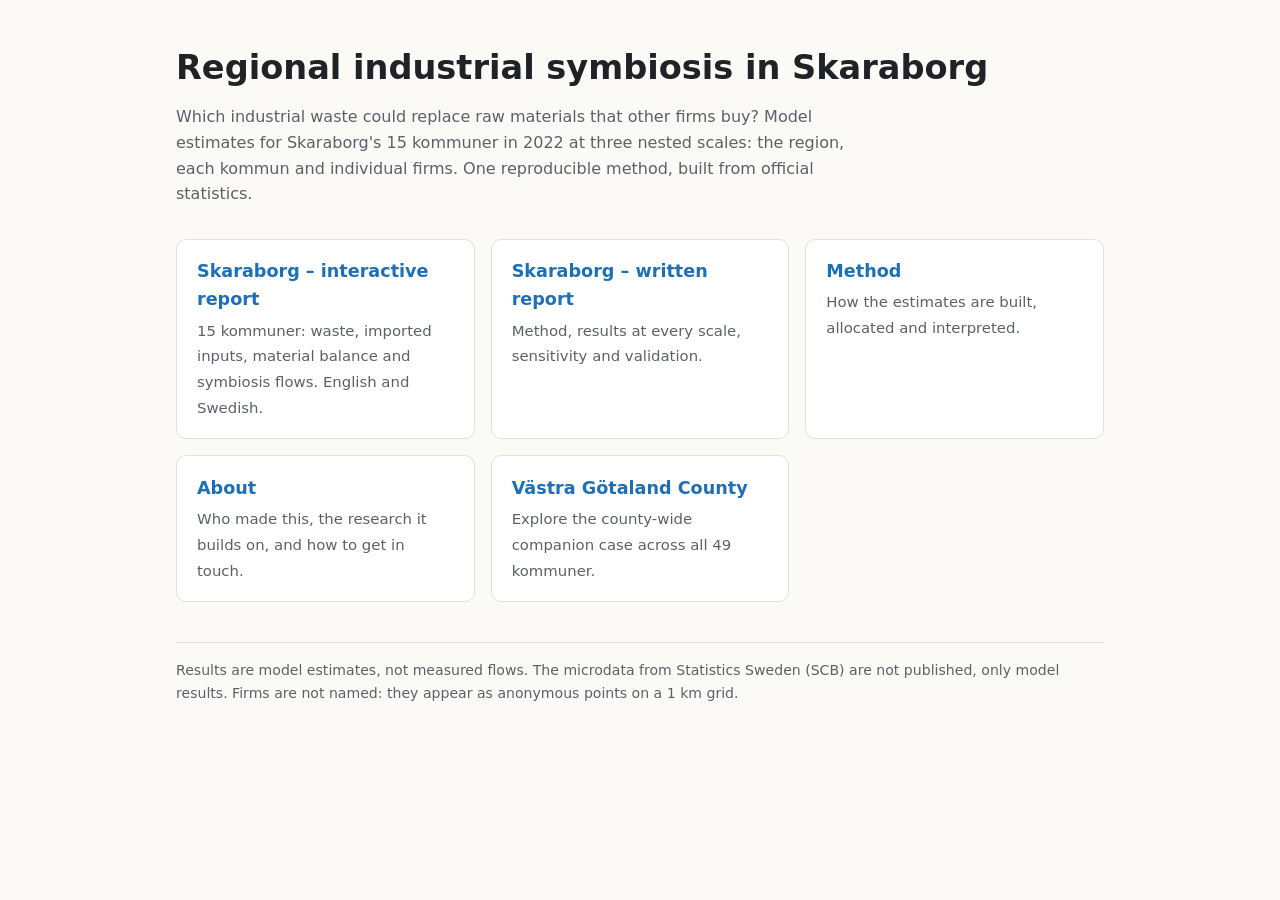
<file: docs/index.html>
<!doctype html>
<html lang="en">
<head>
<meta charset="utf-8">
<meta name="viewport" content="width=device-width, initial-scale=1">
<title>Industrial Symbiosis in Skaraborg</title>
<meta name="description" content="Interactive reports on waste, materials and industrial symbiosis potential in Skaraborg (2022).">
<style>
  :root { --bg: #fbfaf7; --card: #ffffff; --text: #1f2328; --muted: #5b6168; --line: #e3e0d8; --accent: #1d6fb8; }
  @media (prefers-color-scheme: dark) { :root { --bg: #16181b; --card: #1f2226; --text: #e6e4df; --muted: #a2a6ab; --line: #2e3237; --accent: #6cb2f0; } }
  html { background: var(--bg); color: var(--text); }
  body { max-width: 58rem; margin: 0 auto; padding: 3rem 1.25rem; font: 16px/1.6 system-ui, -apple-system, "Segoe UI", Roboto, sans-serif; }
  h1 { font-size: 2.1rem; line-height: 1.2; margin: 0 0 .5rem; }
  .lead { color: var(--muted); max-width: 44rem; }
  .grid { display: grid; grid-template-columns: repeat(auto-fit, minmax(16rem, 1fr)); gap: 1rem; margin: 2rem 0; }
  a.card { display: block; background: var(--card); border: 1px solid var(--line); border-radius: 10px; padding: 1.1rem 1.25rem; color: inherit; text-decoration: none; }
  a.card:hover { border-color: var(--accent); }
  a.card b { display: block; font-size: 1.1rem; margin-bottom: .25rem; color: var(--accent); }
  a.card span { color: var(--muted); font-size: .93rem; }
  .note { font-size: .88rem; color: var(--muted); border-top: 1px solid var(--line); padding-top: 1rem; margin-top: 2.5rem; }
</style>
</head>
<body>
  <h1>Regional industrial symbiosis in Skaraborg</h1>
  <p class="lead">Which industrial waste could replace raw materials that other firms buy? Model estimates for Skaraborg's 15 kommuner in 2022 at three nested scales:
    the region, each kommun and individual firms. One reproducible method, built from official statistics.</p>
  <div class="grid">
    <a class="card" href="skaraborg/"><b>Skaraborg – interactive report</b><span>15 kommuner: waste, imported inputs, material balance and symbiosis flows. English and Swedish.</span></a>
    <a class="card" href="reports/skaraborg.html"><b>Skaraborg – written report</b><span>Method, results at every scale, sensitivity and validation.</span></a>
    <a class="card" href="method.html"><b>Method</b><span>How the estimates are built, allocated and interpreted.</span></a>
    <a class="card" href="about.html"><b>About</b><span>Who made this, the research it builds on, and how to get in touch.</span></a>
    <a class="card" href="https://makijota.github.io/vg-industrial-symbiosis/"><b>Västra Götaland County</b><span>Explore the county-wide companion case across all 49 kommuner.</span></a>
  </div>
  <p class="note">Results are model estimates, not measured flows. The microdata from Statistics Sweden (SCB) are not published,
    only model results. Firms are not named: they appear as anonymous points on a 1 km grid.</p>
</body>
</html>
</file>
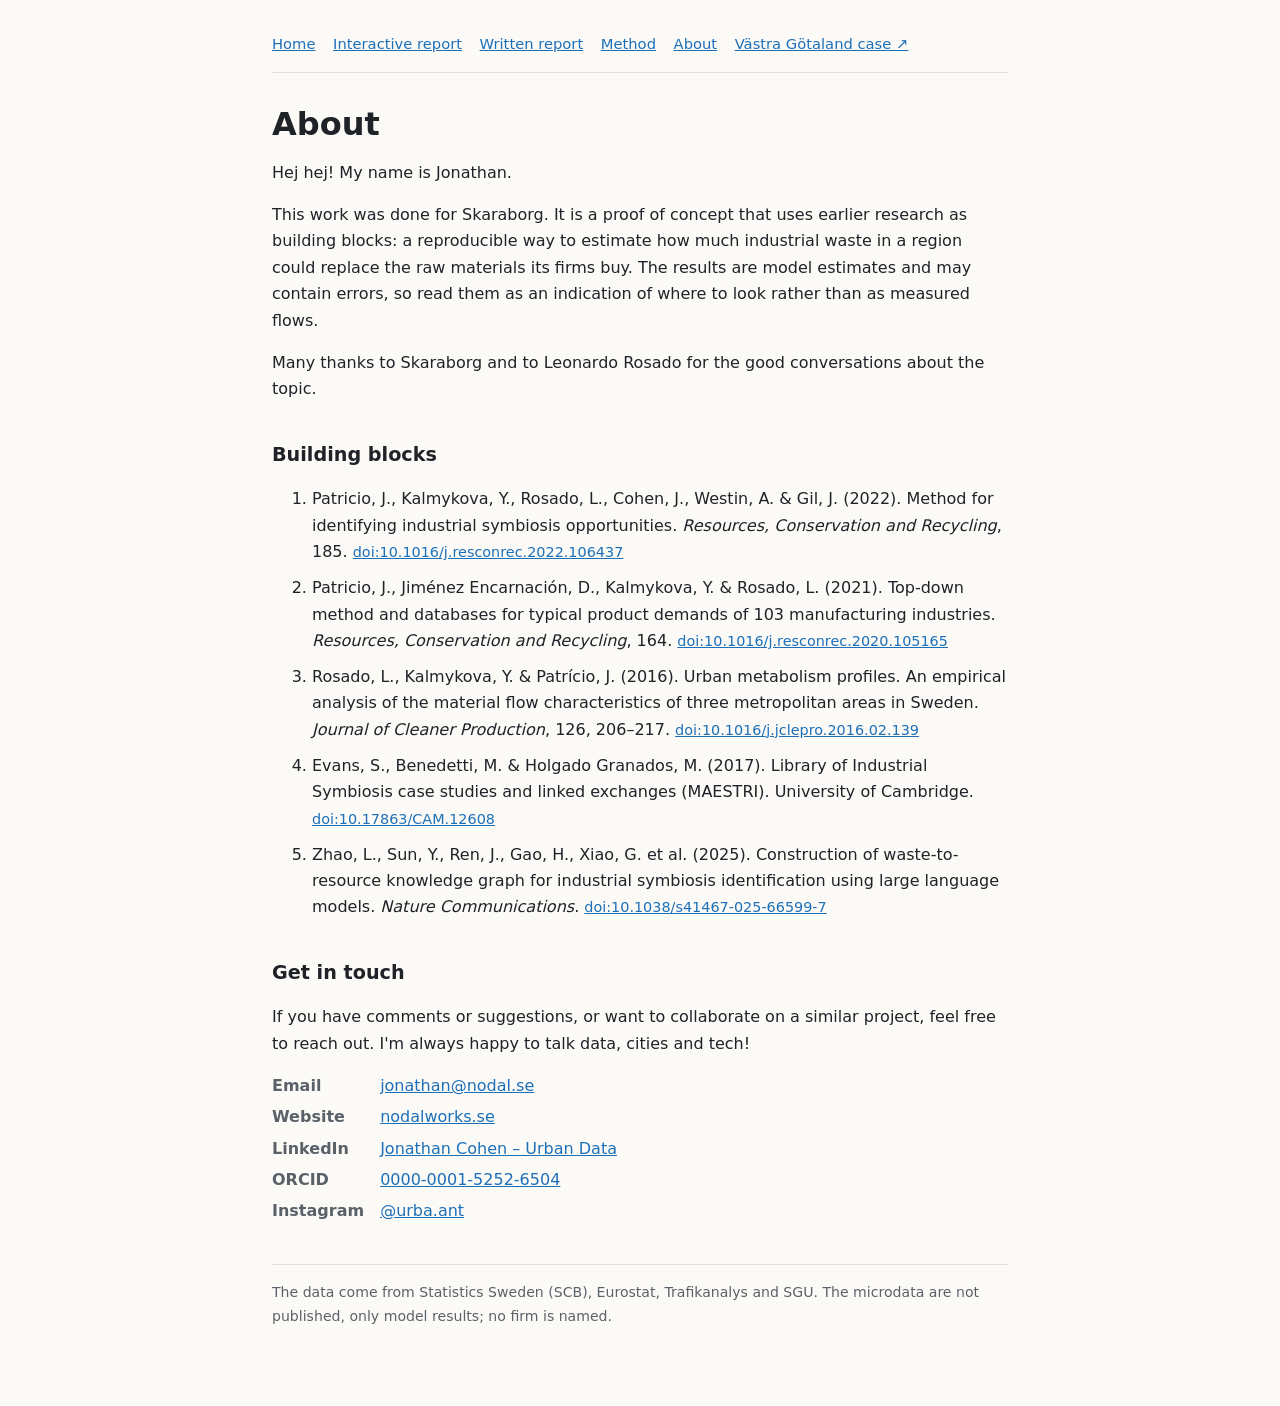
<file: docs/about.html>
<!doctype html>
<html lang="en">
<head>
<meta charset="utf-8">
<meta name="viewport" content="width=device-width, initial-scale=1">
<title>About – Industrial Symbiosis in Skaraborg</title>
<meta name="description" content="About this proof of concept on regional industrial symbiosis in Skaraborg, its building blocks and how to get in touch.">
<style>
  :root { --bg: #fbfaf7; --card: #ffffff; --text: #1f2328; --muted: #5b6168; --line: #e3e0d8; --accent: #1d6fb8; }
  @media (prefers-color-scheme: dark) { :root { --bg: #16181b; --card: #1f2226; --text: #e6e4df; --muted: #a2a6ab; --line: #2e3237; --accent: #6cb2f0; } }
  html { background: var(--bg); color: var(--text); }
  body { max-width: 46rem; margin: 0 auto; padding: 2rem 1.25rem 4rem; font: 16px/1.65 system-ui, -apple-system, "Segoe UI", Roboto, sans-serif; }
  .site { display: flex; flex-wrap: wrap; gap: .25rem 1.1rem; font-size: .92rem; padding-bottom: 1rem; border-bottom: 1px solid var(--line); margin-bottom: 2rem; }
  a { color: var(--accent); }
  h1 { font-size: 2rem; line-height: 1.2; margin: 0 0 1rem; }
  h2 { font-size: 1.2rem; margin-top: 2.25rem; }
  .refs li { margin-bottom: .6rem; }
  .refs .doi { font-size: .9rem; }
  .contact { list-style: none; padding: 0; display: grid; grid-template-columns: max-content 1fr; gap: .3rem 1rem; }
  .contact li { display: contents; }
  .contact b { color: var(--muted); font-weight: 600; }
  .note { font-size: .88rem; color: var(--muted); border-top: 1px solid var(--line); padding-top: 1rem; margin-top: 2.5rem; }
</style>
</head>
<body>
  <nav class="site" aria-label="Site">
    <a href="./">Home</a>
    <a href="skaraborg/">Interactive report</a>
    <a href="reports/skaraborg.html">Written report</a>
    <a href="method.html">Method</a>
    <a href="about.html" aria-current="page">About</a>
    <a href="https://makijota.github.io/vg-industrial-symbiosis/">Västra Götaland case ↗</a>
  </nav>

  <h1>About</h1>
  <p>Hej hej! My name is Jonathan.</p>
  <p>This work was done for Skaraborg. It is a proof of concept that uses earlier research as building blocks:
    a reproducible way to estimate how much industrial waste in a region could replace the raw materials its firms
    buy. The results are model estimates and may contain errors, so read them as an indication of where to look
    rather than as measured flows.</p>
  <p>Many thanks to Skaraborg and to Leonardo Rosado for the good conversations about the topic.</p>

  <h2>Building blocks</h2>
  <ol class="refs">
    <li>Patricio, J., Kalmykova, Y., Rosado, L., Cohen, J., Westin, A. &amp; Gil, J. (2022). Method for identifying industrial symbiosis opportunities. <em>Resources, Conservation and Recycling</em>, 185.
      <span class="doi"><a href="https://doi.org/10.1016/j.resconrec.2022.106437">doi:10.1016/j.resconrec.2022.106437</a></span></li>
    <li>Patricio, J., Jiménez Encarnación, D., Kalmykova, Y. &amp; Rosado, L. (2021). Top-down method and databases for typical product demands of 103 manufacturing industries. <em>Resources, Conservation and Recycling</em>, 164.
      <span class="doi"><a href="https://doi.org/10.1016/j.resconrec.2020.105165">doi:10.1016/j.resconrec.2020.105165</a></span></li>
    <li>Rosado, L., Kalmykova, Y. &amp; Patrício, J. (2016). Urban metabolism profiles. An empirical analysis of the material flow characteristics of three metropolitan areas in Sweden. <em>Journal of Cleaner Production</em>, 126, 206–217.
      <span class="doi"><a href="https://doi.org/10.1016/j.jclepro.2016.02.139">doi:10.1016/j.jclepro.2016.02.139</a></span></li>
    <li>Evans, S., Benedetti, M. &amp; Holgado Granados, M. (2017). Library of Industrial Symbiosis case studies and linked exchanges (MAESTRI). University of Cambridge.
      <span class="doi"><a href="https://doi.org/10.17863/CAM.12608">doi:10.17863/CAM.12608</a></span></li>
    <li>Zhao, L., Sun, Y., Ren, J., Gao, H., Xiao, G. et al. (2025). Construction of waste-to-resource knowledge graph for industrial symbiosis identification using large language models. <em>Nature Communications</em>.
      <span class="doi"><a href="https://doi.org/10.1038/s41467-025-66599-7">doi:10.1038/s41467-025-66599-7</a></span></li>
  </ol>

  <h2>Get in touch</h2>
  <p>If you have comments or suggestions, or want to collaborate on a similar project, feel free to reach out.
    I'm always happy to talk data, cities and tech!</p>
  <ul class="contact">
    <li><b>Email</b> <a href="mailto:jonathan@nodal.se">jonathan@nodal.se</a></li>
    <li><b>Website</b> <a href="https://nodalworks.se">nodalworks.se</a></li>
    <li><b>LinkedIn</b> <a href="https://www.linkedin.com/in/phd-cohen-urban-data/">Jonathan Cohen – Urban Data</a></li>
    <li><b>ORCID</b> <a href="https://orcid.org/0000-0001-5252-6504">0000-0001-5252-6504</a></li>
    <li><b>Instagram</b> <a href="https://www.instagram.com/urba.ant/">@urba.ant</a></li>  </ul>

  <p class="note">The data come from Statistics Sweden (SCB), Eurostat, Trafikanalys and SGU. The microdata are not
    published, only model results; no firm is named.</p>
</body>
</html>
</file>
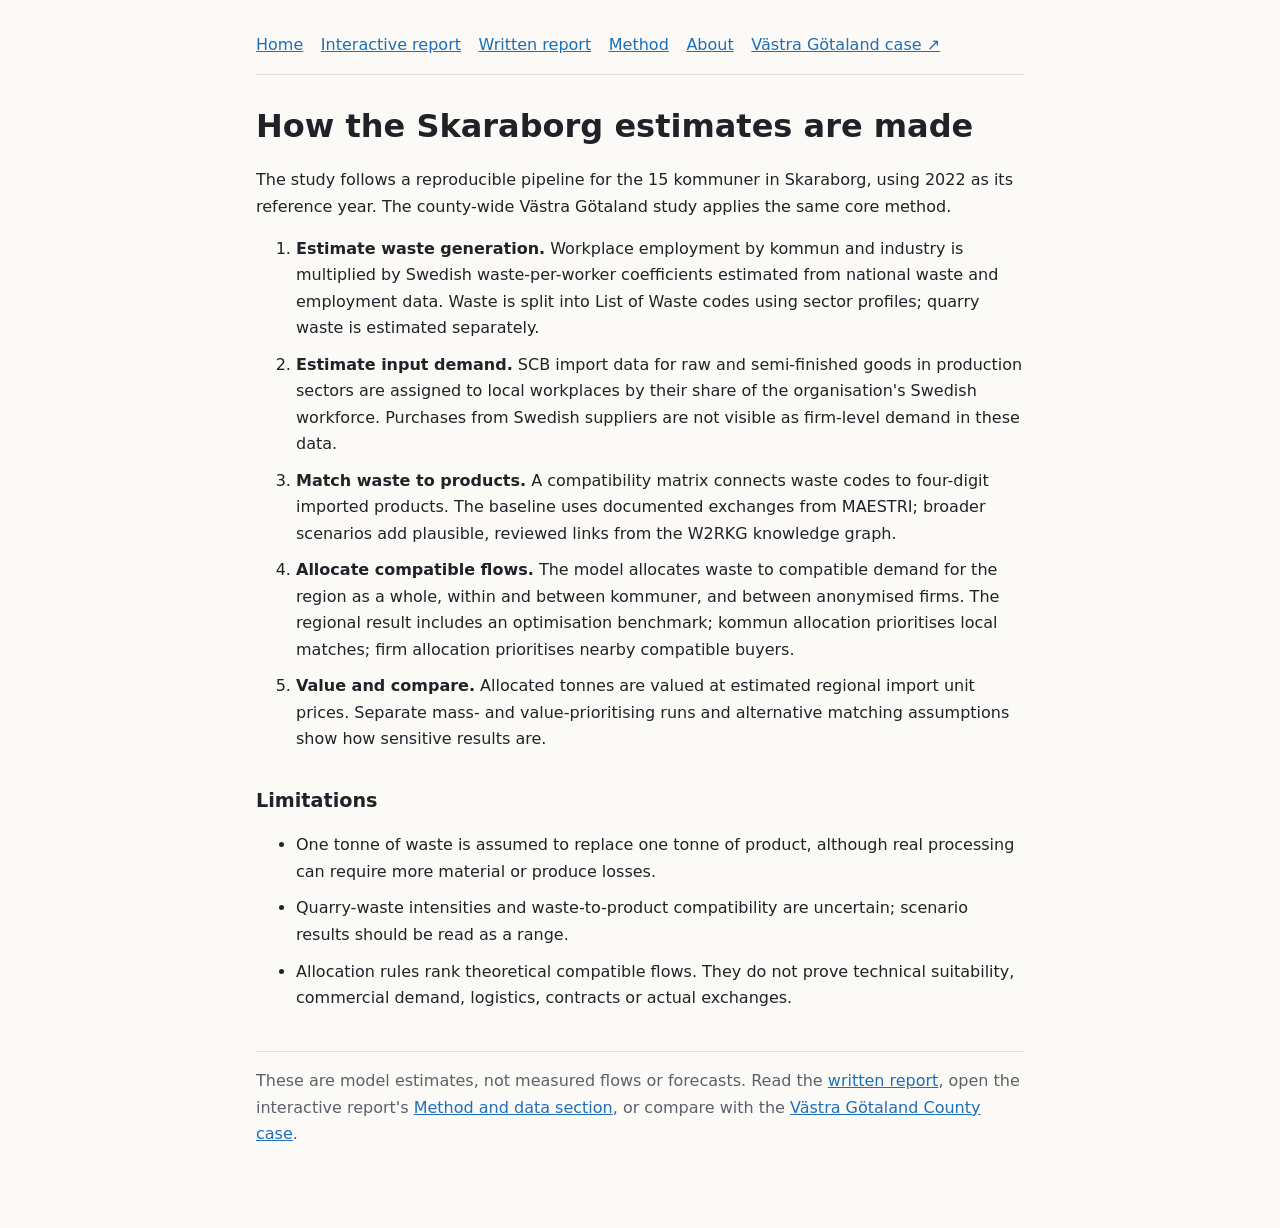
<file: docs/method.html>
<!doctype html>
<html lang="en">
<head>
  <meta charset="utf-8">
  <meta name="viewport" content="width=device-width, initial-scale=1">
  <title>Method — Industrial Symbiosis in Skaraborg</title>
  <meta name="description" content="A plain-language description of the data and allocation process used in the Skaraborg study.">
  <style>
    :root { color-scheme: light dark; --bg: #fbfaf7; --text: #1f2328; --muted: #5b6168; --line: #e3e0d8; --accent: #1d6fb8; }
    @media (prefers-color-scheme: dark) { :root { --bg: #16181b; --text: #e6e4df; --muted: #a2a6ab; --line: #2e3237; --accent: #6cb2f0; } }
    html { background: var(--bg); color: var(--text); }
    body { max-width: 48rem; margin: 0 auto; padding: 2rem 1.25rem 4rem; font: 16px/1.65 system-ui, -apple-system, "Segoe UI", Roboto, sans-serif; }
    nav { display: flex; flex-wrap: wrap; gap: .35rem 1.1rem; padding-bottom: 1rem; border-bottom: 1px solid var(--line); margin-bottom: 2rem; }
    a { color: var(--accent); } h1 { font-size: 2rem; line-height: 1.2; } h2 { margin-top: 2rem; font-size: 1.2rem; }
    li { margin-bottom: .65rem; } .note { color: var(--muted); border-top: 1px solid var(--line); padding-top: 1rem; margin-top: 2.5rem; }
  </style>
</head>
<body>
  <nav aria-label="Site">
    <a href="./">Home</a>
    <a href="skaraborg/">Interactive report</a>
    <a href="reports/skaraborg.html">Written report</a>
    <a href="method.html" aria-current="page">Method</a>
    <a href="about.html">About</a>
    <a href="https://makijota.github.io/vg-industrial-symbiosis/">Västra Götaland case ↗</a>
  </nav>
  <h1>How the Skaraborg estimates are made</h1>
  <p>The study follows a reproducible pipeline for the 15 kommuner in Skaraborg, using 2022 as its reference year. The county-wide Västra Götaland study applies the same core method.</p>
  <ol>
    <li><strong>Estimate waste generation.</strong> Workplace employment by kommun and industry is multiplied by Swedish waste-per-worker coefficients estimated from national waste and employment data. Waste is split into List of Waste codes using sector profiles; quarry waste is estimated separately.</li>
    <li><strong>Estimate input demand.</strong> SCB import data for raw and semi-finished goods in production sectors are assigned to local workplaces by their share of the organisation's Swedish workforce. Purchases from Swedish suppliers are not visible as firm-level demand in these data.</li>
    <li><strong>Match waste to products.</strong> A compatibility matrix connects waste codes to four-digit imported products. The baseline uses documented exchanges from MAESTRI; broader scenarios add plausible, reviewed links from the W2RKG knowledge graph.</li>
    <li><strong>Allocate compatible flows.</strong> The model allocates waste to compatible demand for the region as a whole, within and between kommuner, and between anonymised firms. The regional result includes an optimisation benchmark; kommun allocation prioritises local matches; firm allocation prioritises nearby compatible buyers.</li>
    <li><strong>Value and compare.</strong> Allocated tonnes are valued at estimated regional import unit prices. Separate mass- and value-prioritising runs and alternative matching assumptions show how sensitive results are.</li>
  </ol>
  <h2>Limitations</h2>
  <ul>
    <li>One tonne of waste is assumed to replace one tonne of product, although real processing can require more material or produce losses.</li>
    <li>Quarry-waste intensities and waste-to-product compatibility are uncertain; scenario results should be read as a range.</li>
    <li>Allocation rules rank theoretical compatible flows. They do not prove technical suitability, commercial demand, logistics, contracts or actual exchanges.</li>
  </ul>
  <p class="note">These are model estimates, not measured flows or forecasts. Read the <a href="reports/skaraborg.html">written report</a>, open the interactive report's <a href="skaraborg/#/method">Method and data section</a>, or compare with the <a href="https://makijota.github.io/vg-industrial-symbiosis/">Västra Götaland County case</a>.</p>
</body>
</html>
</file>
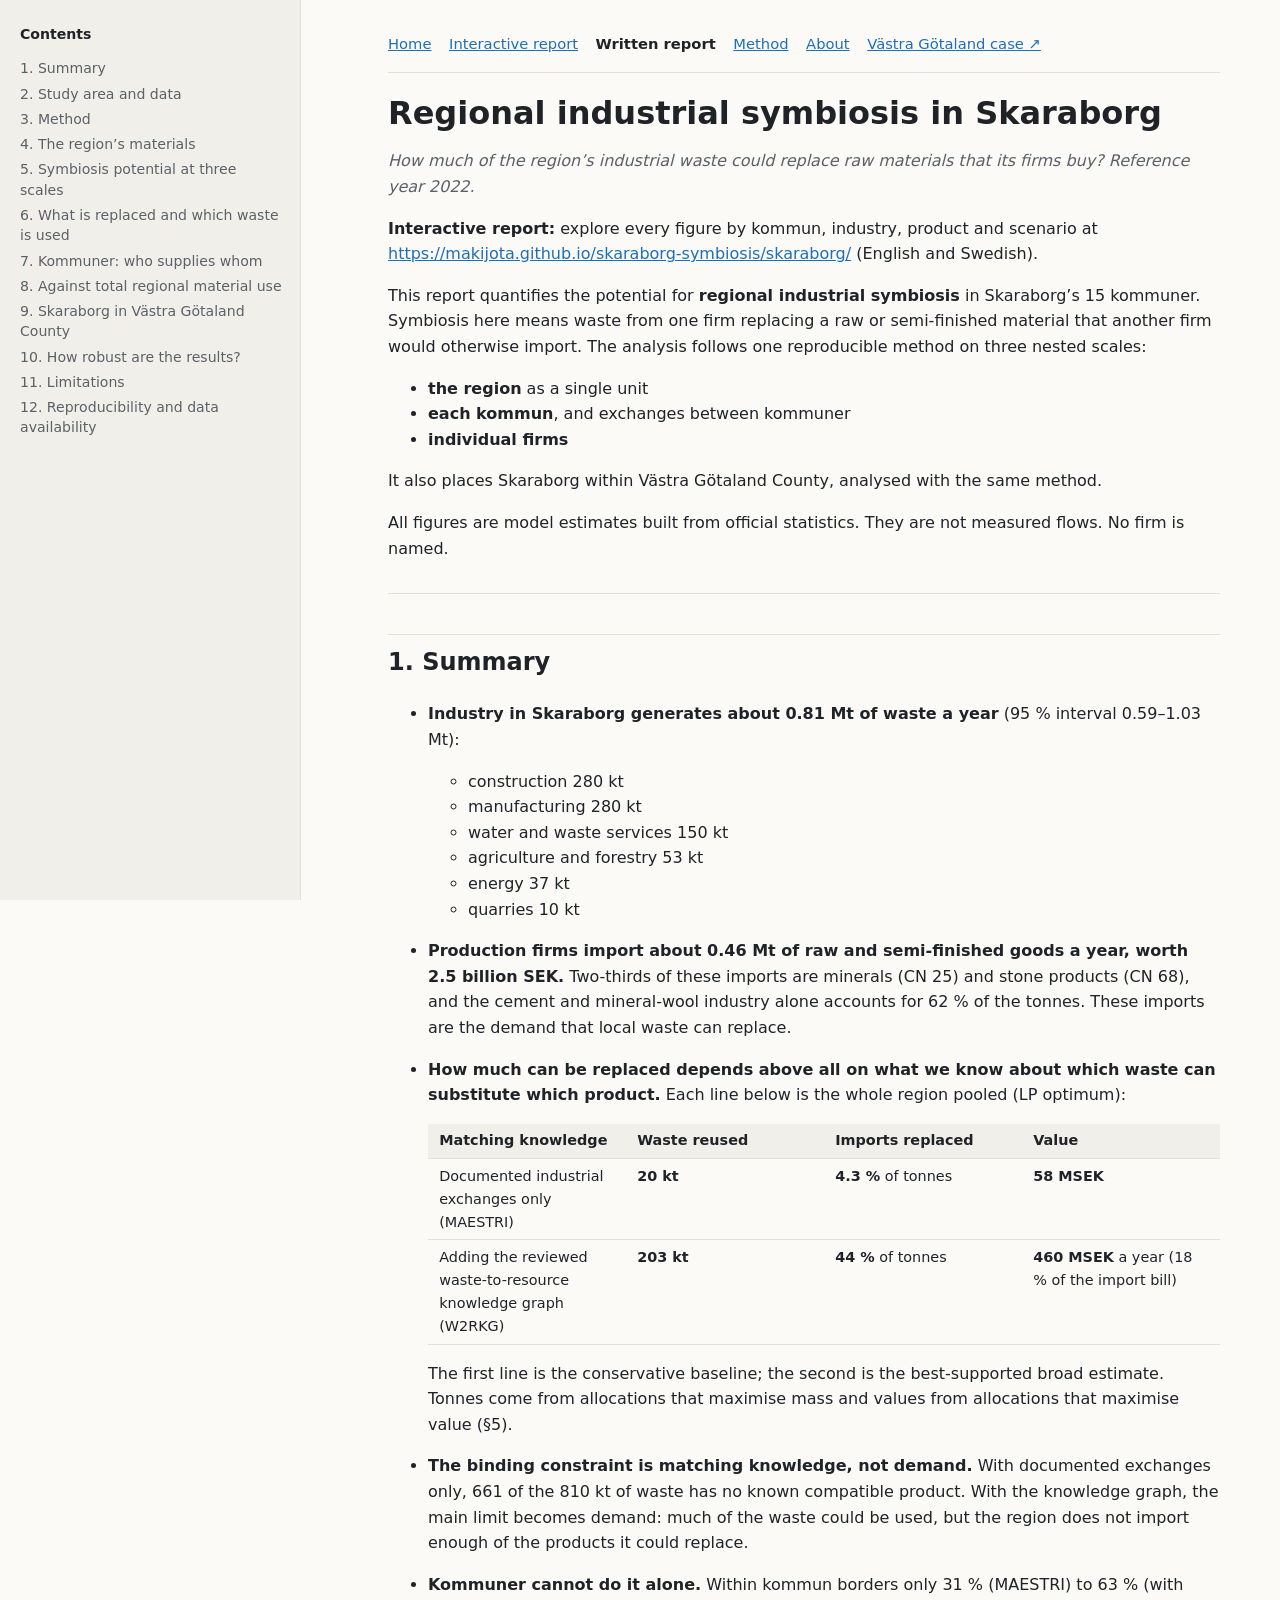
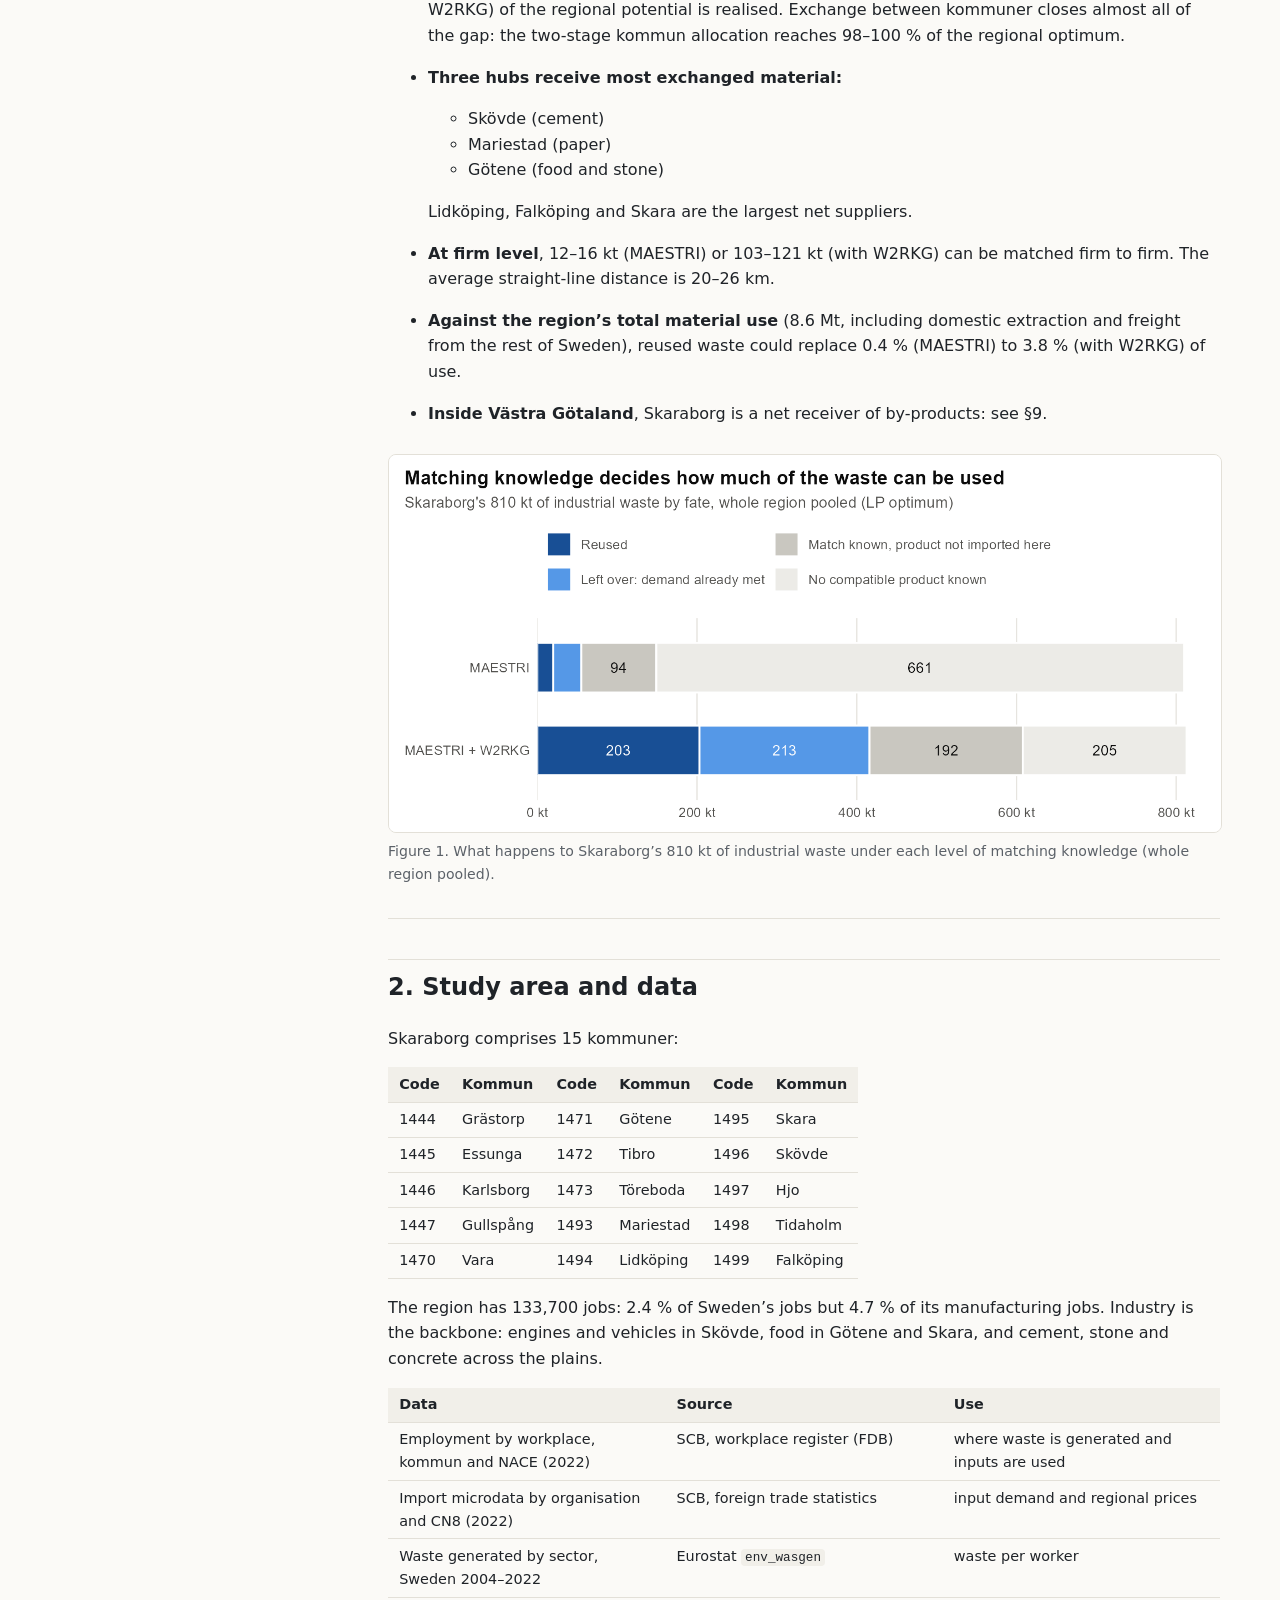
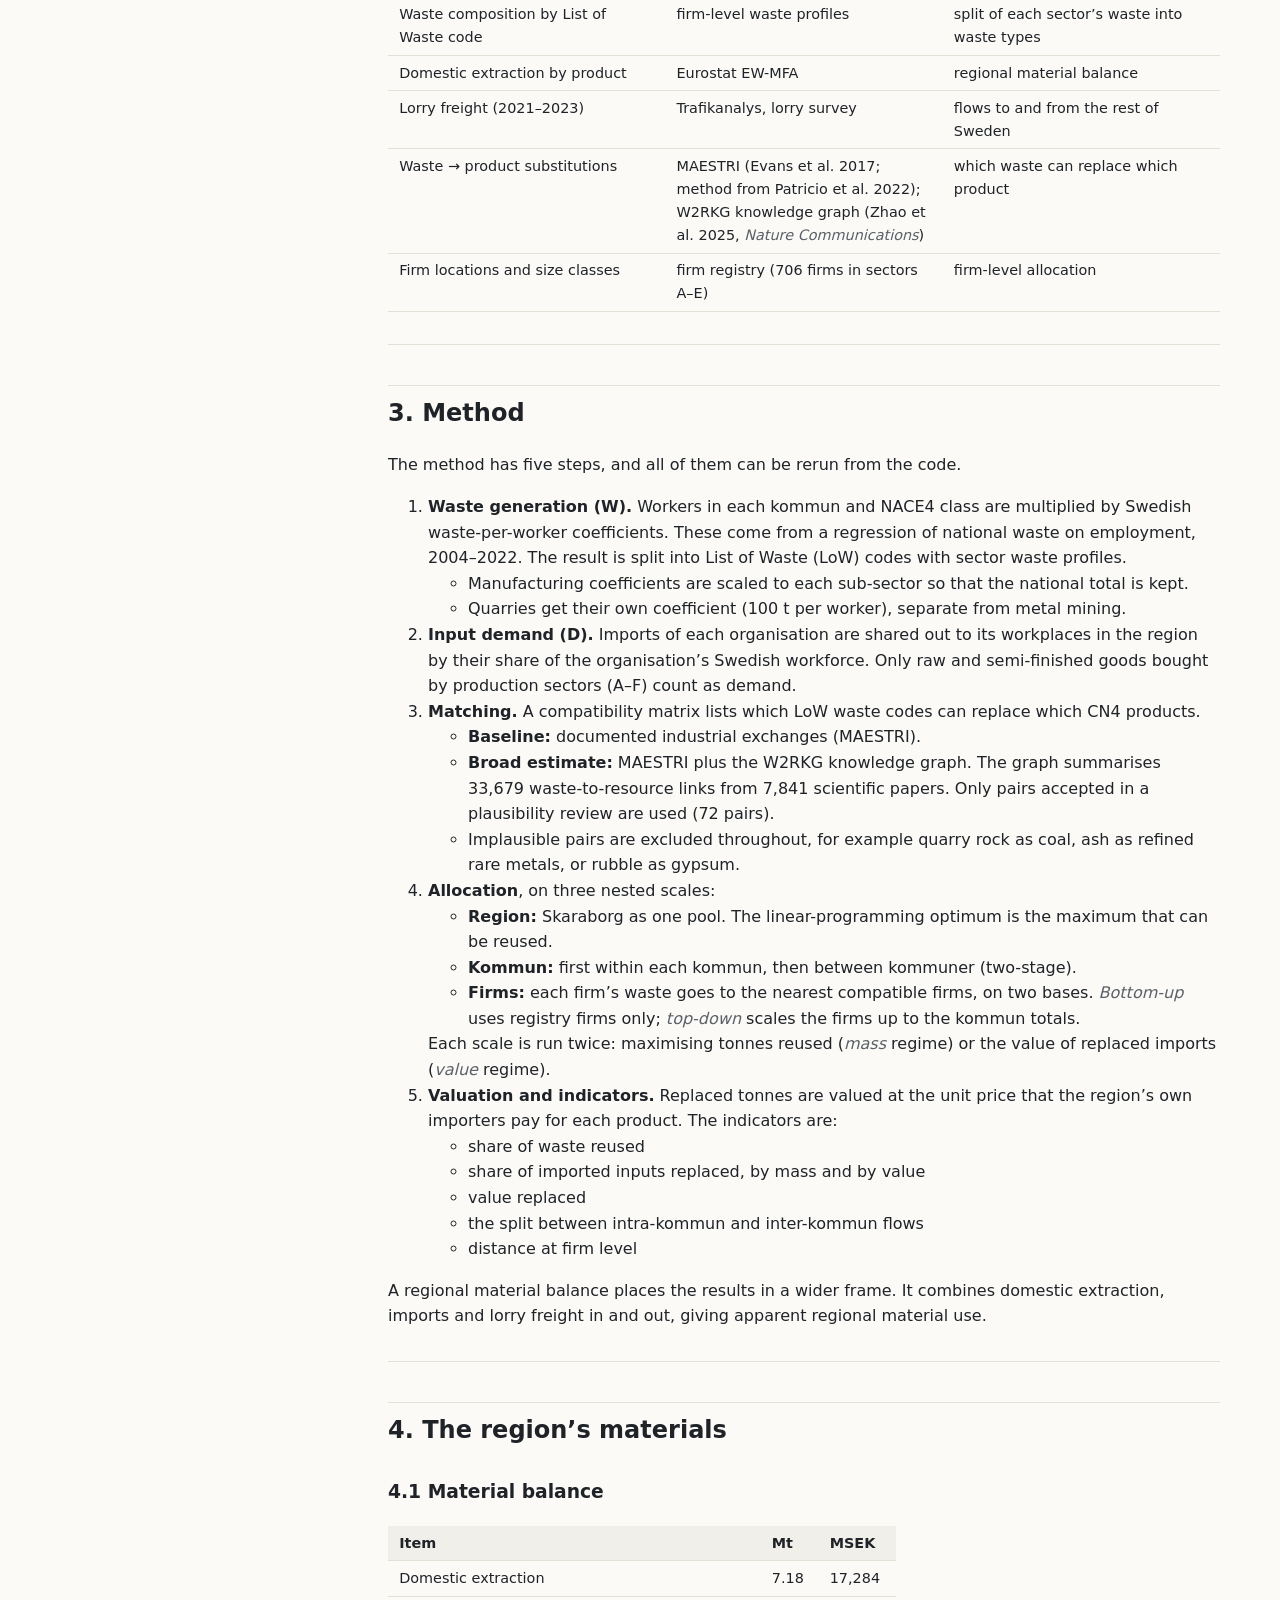
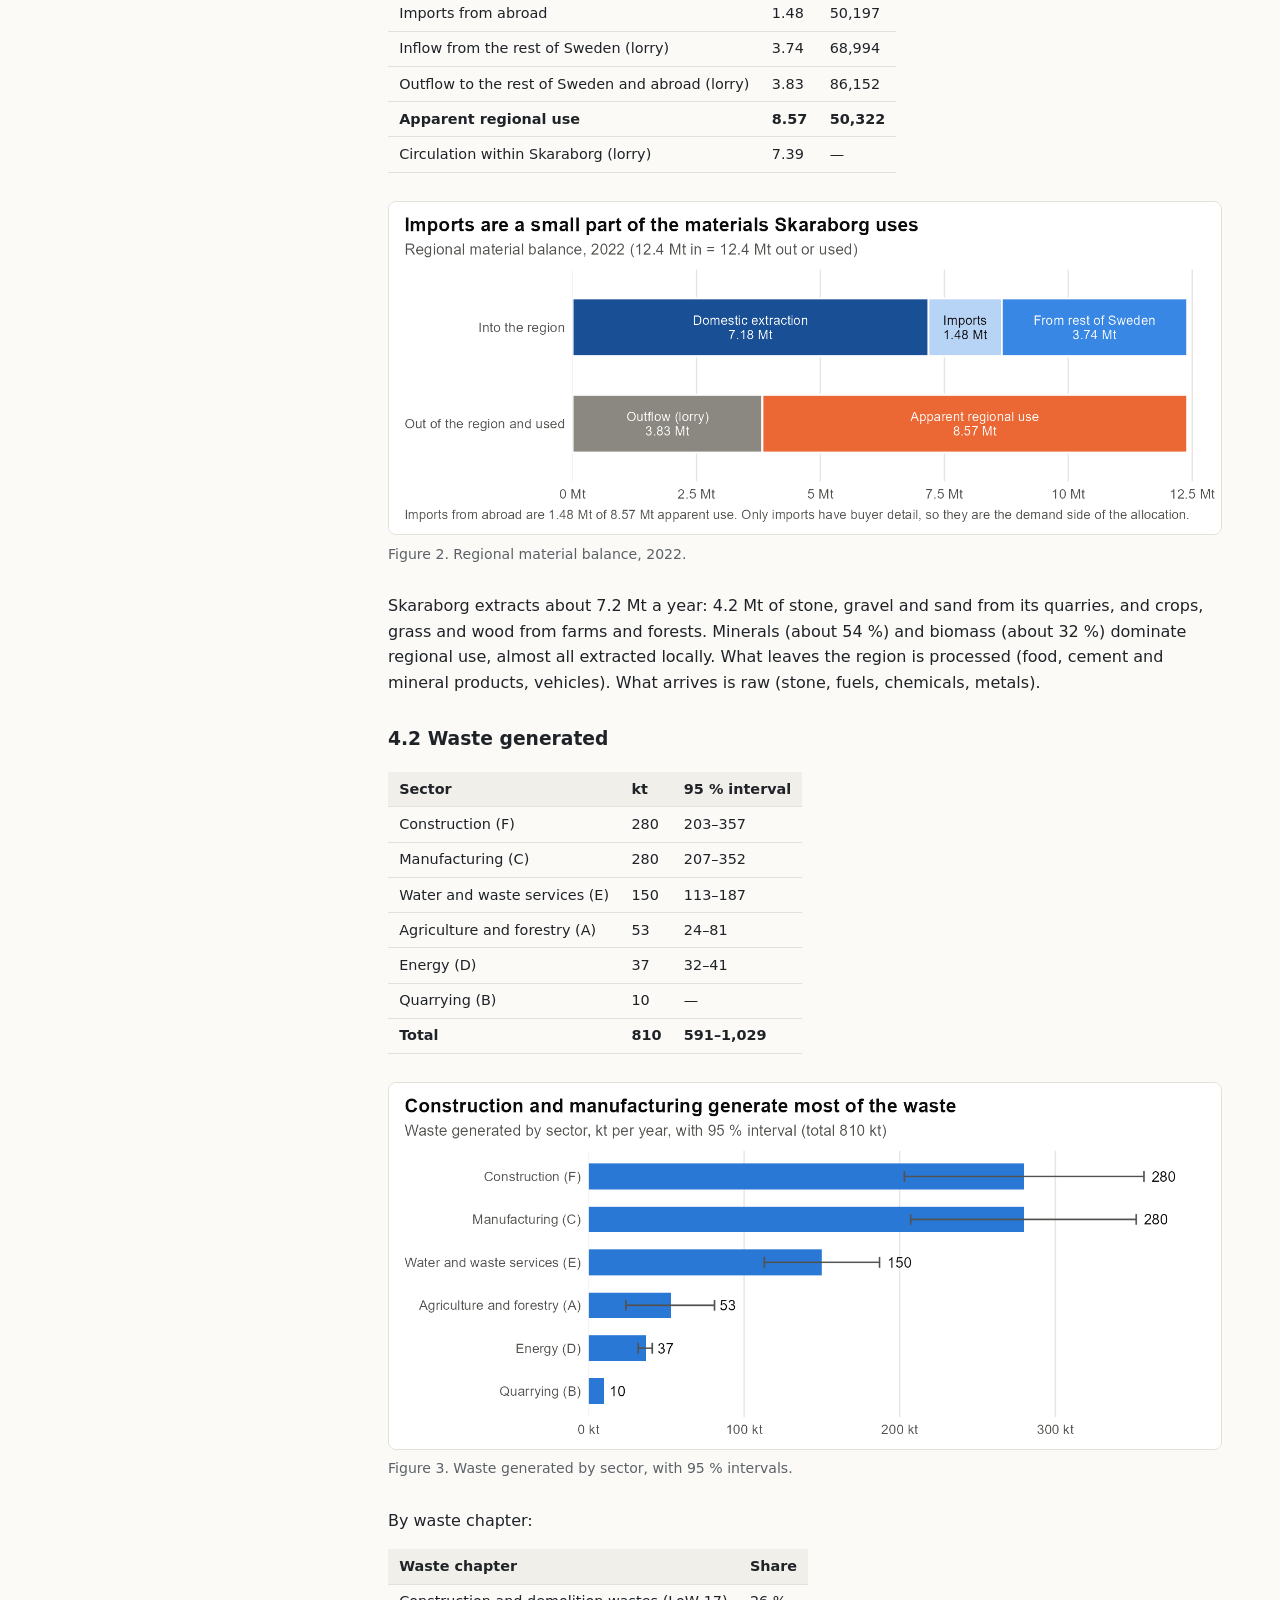
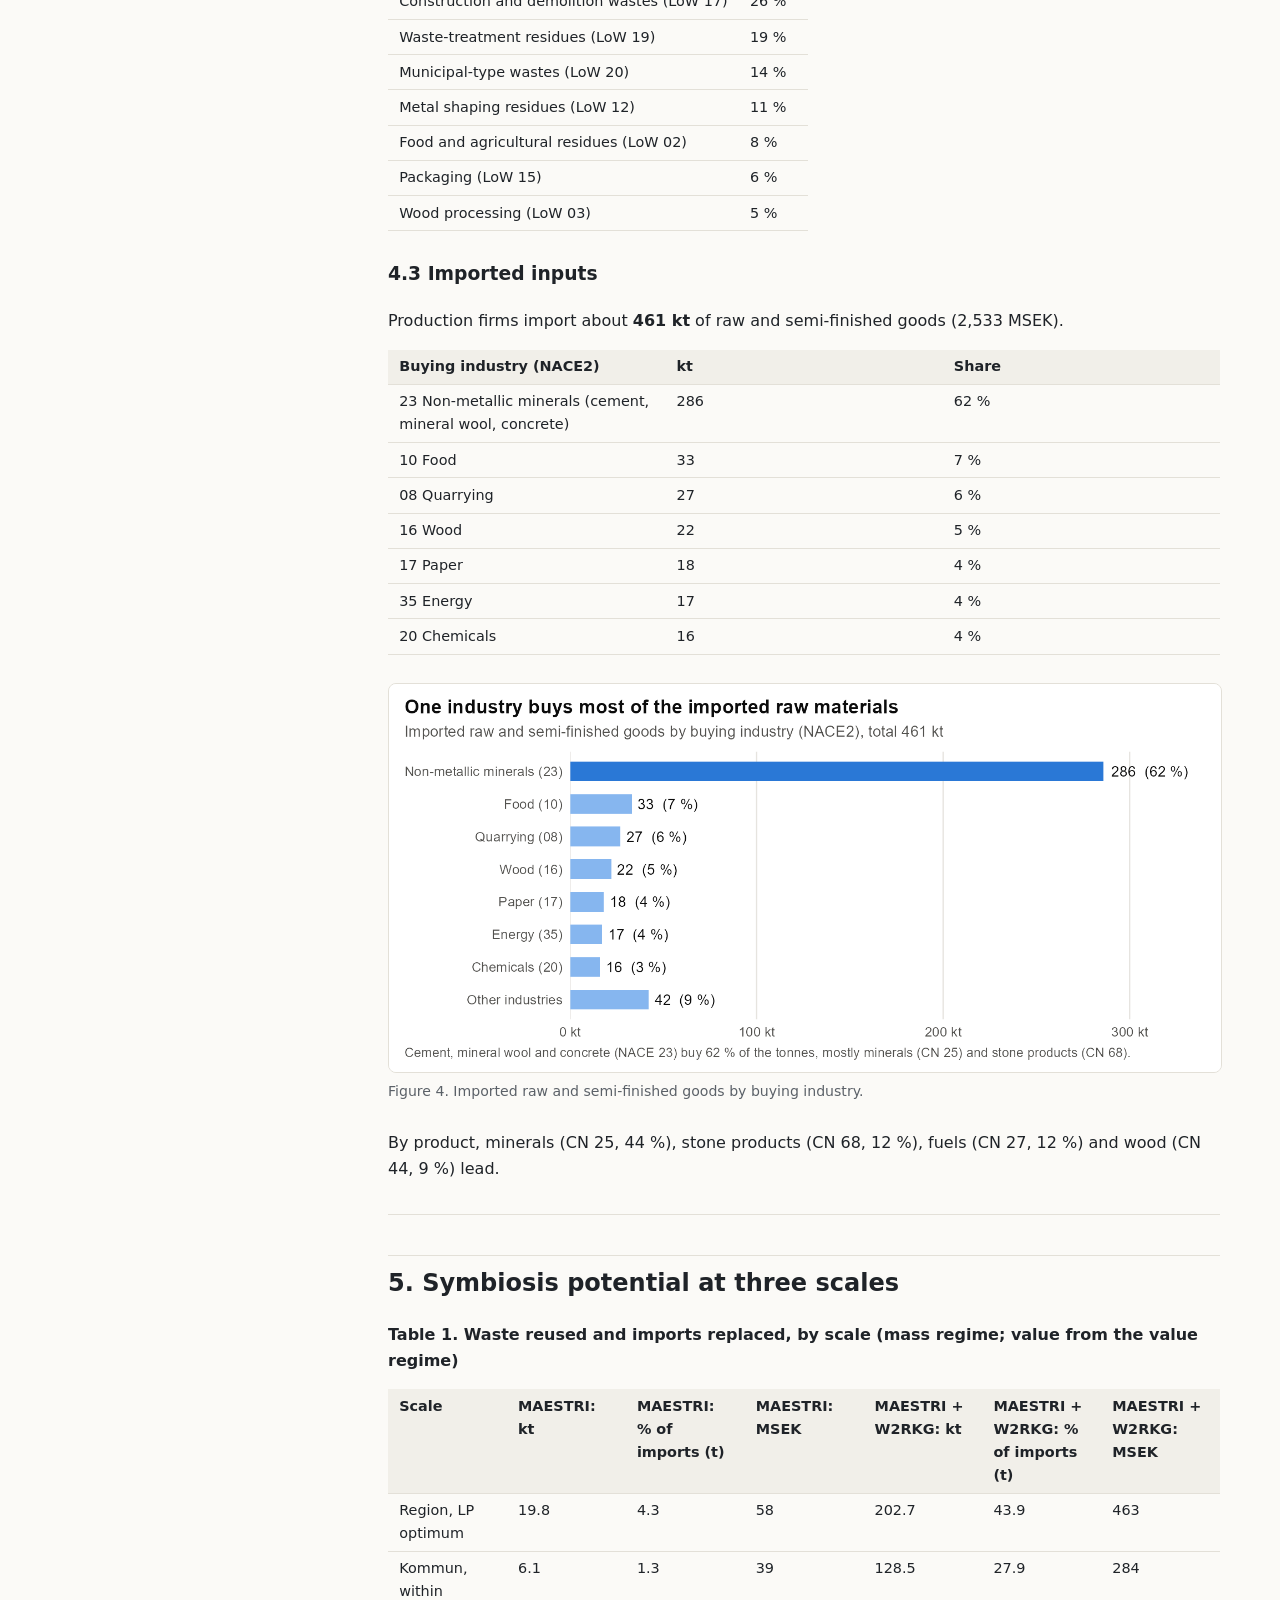
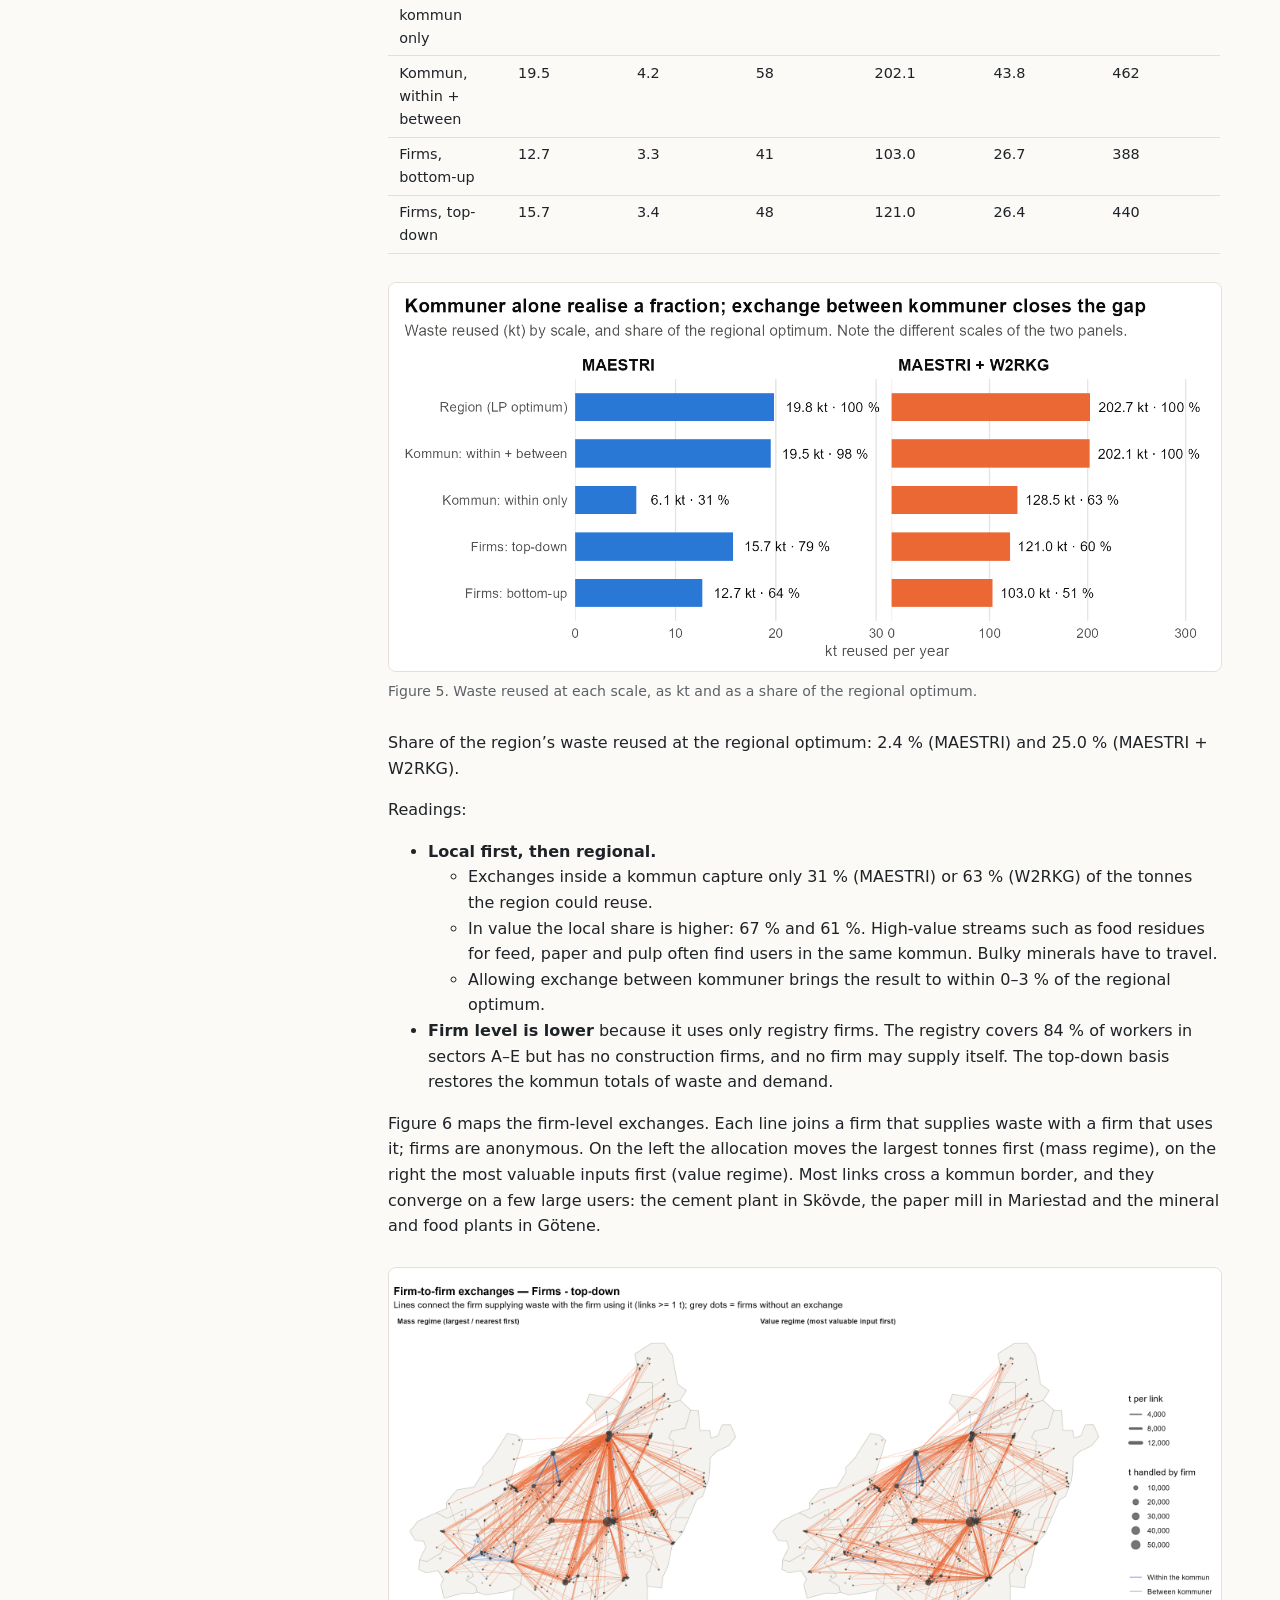
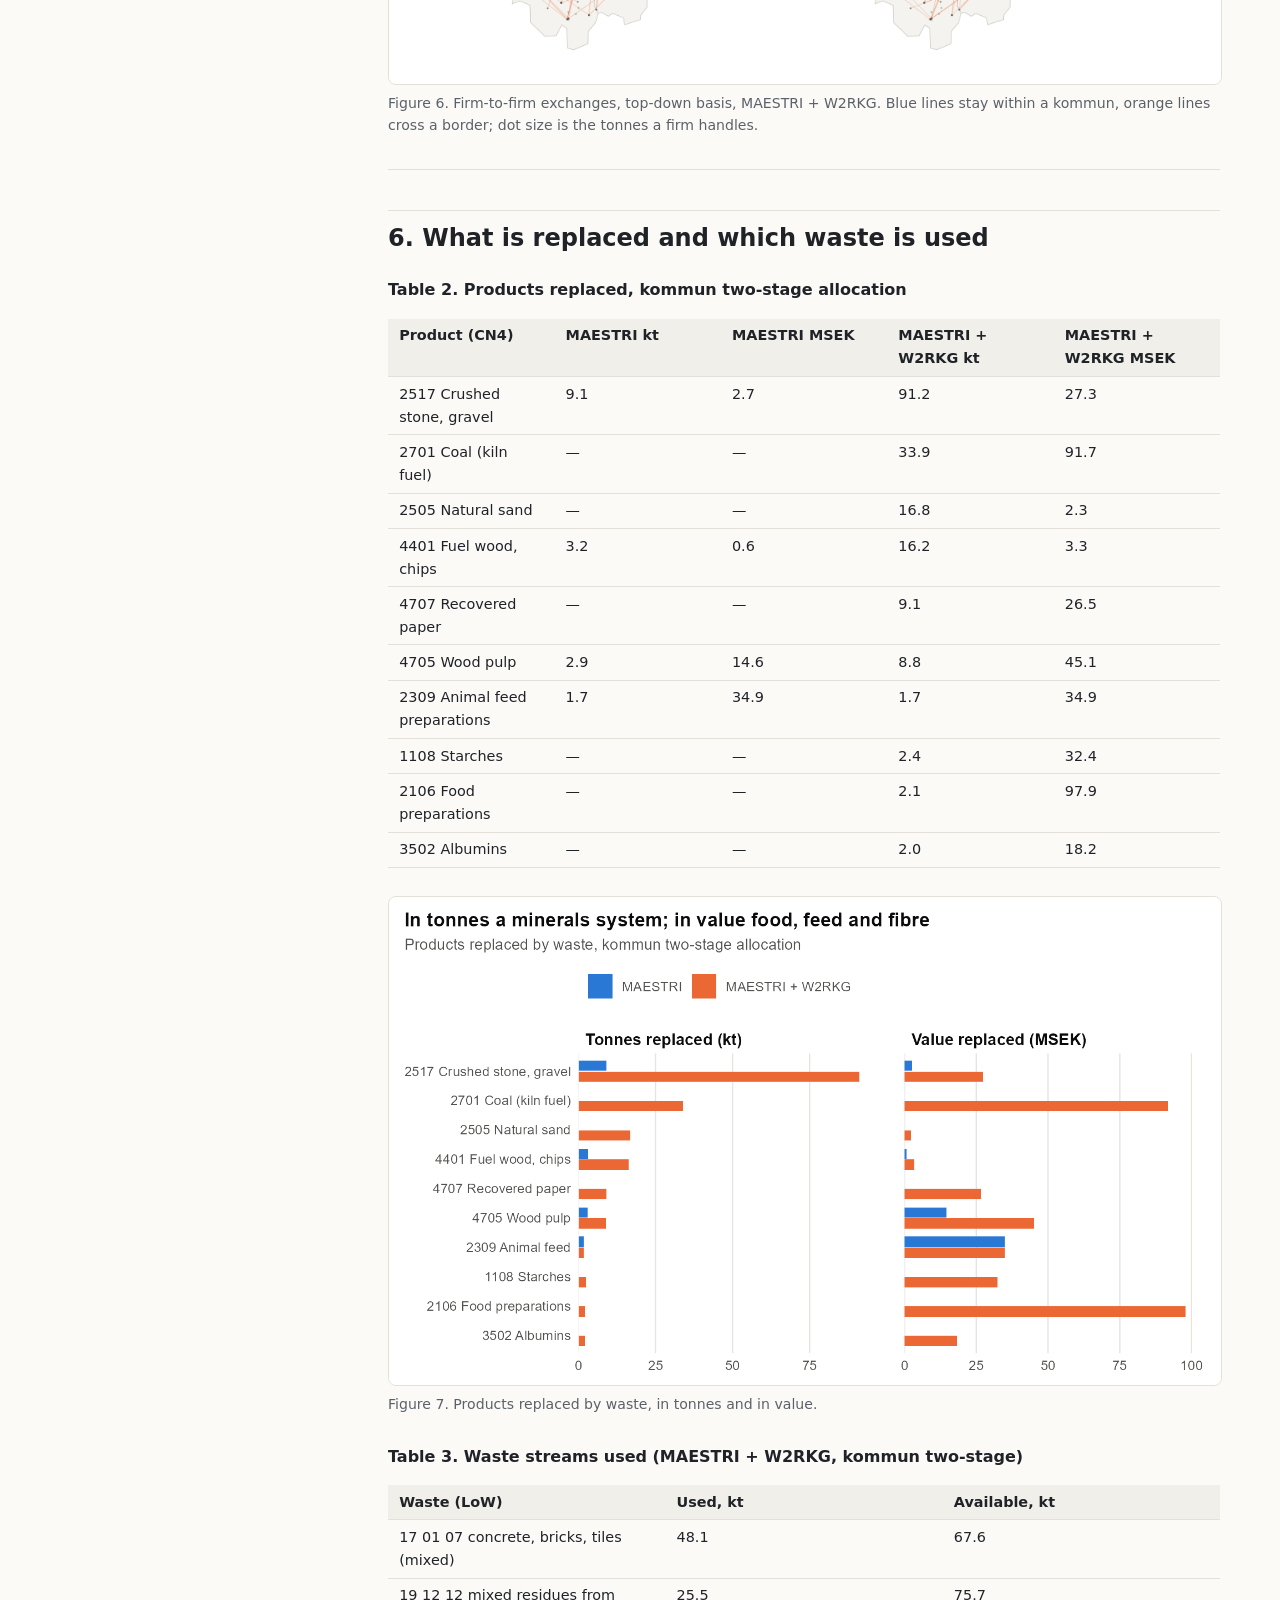
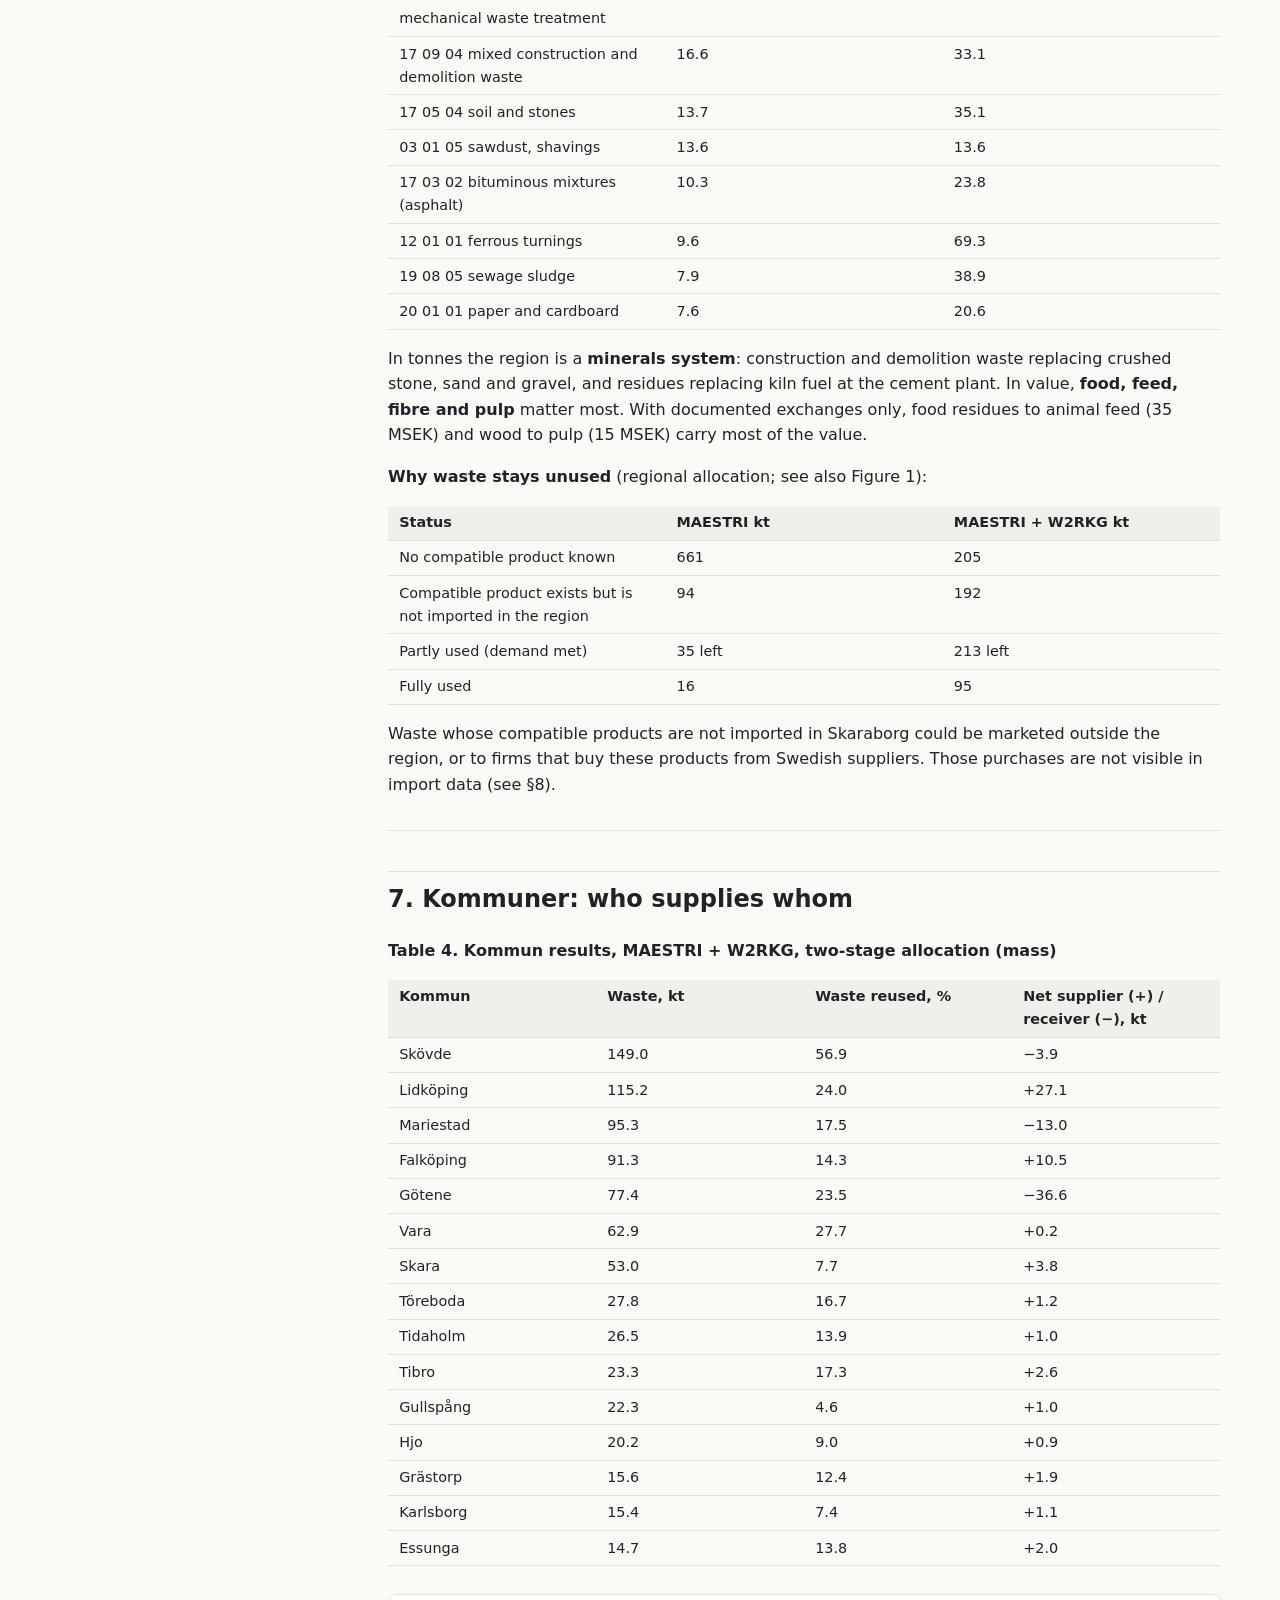
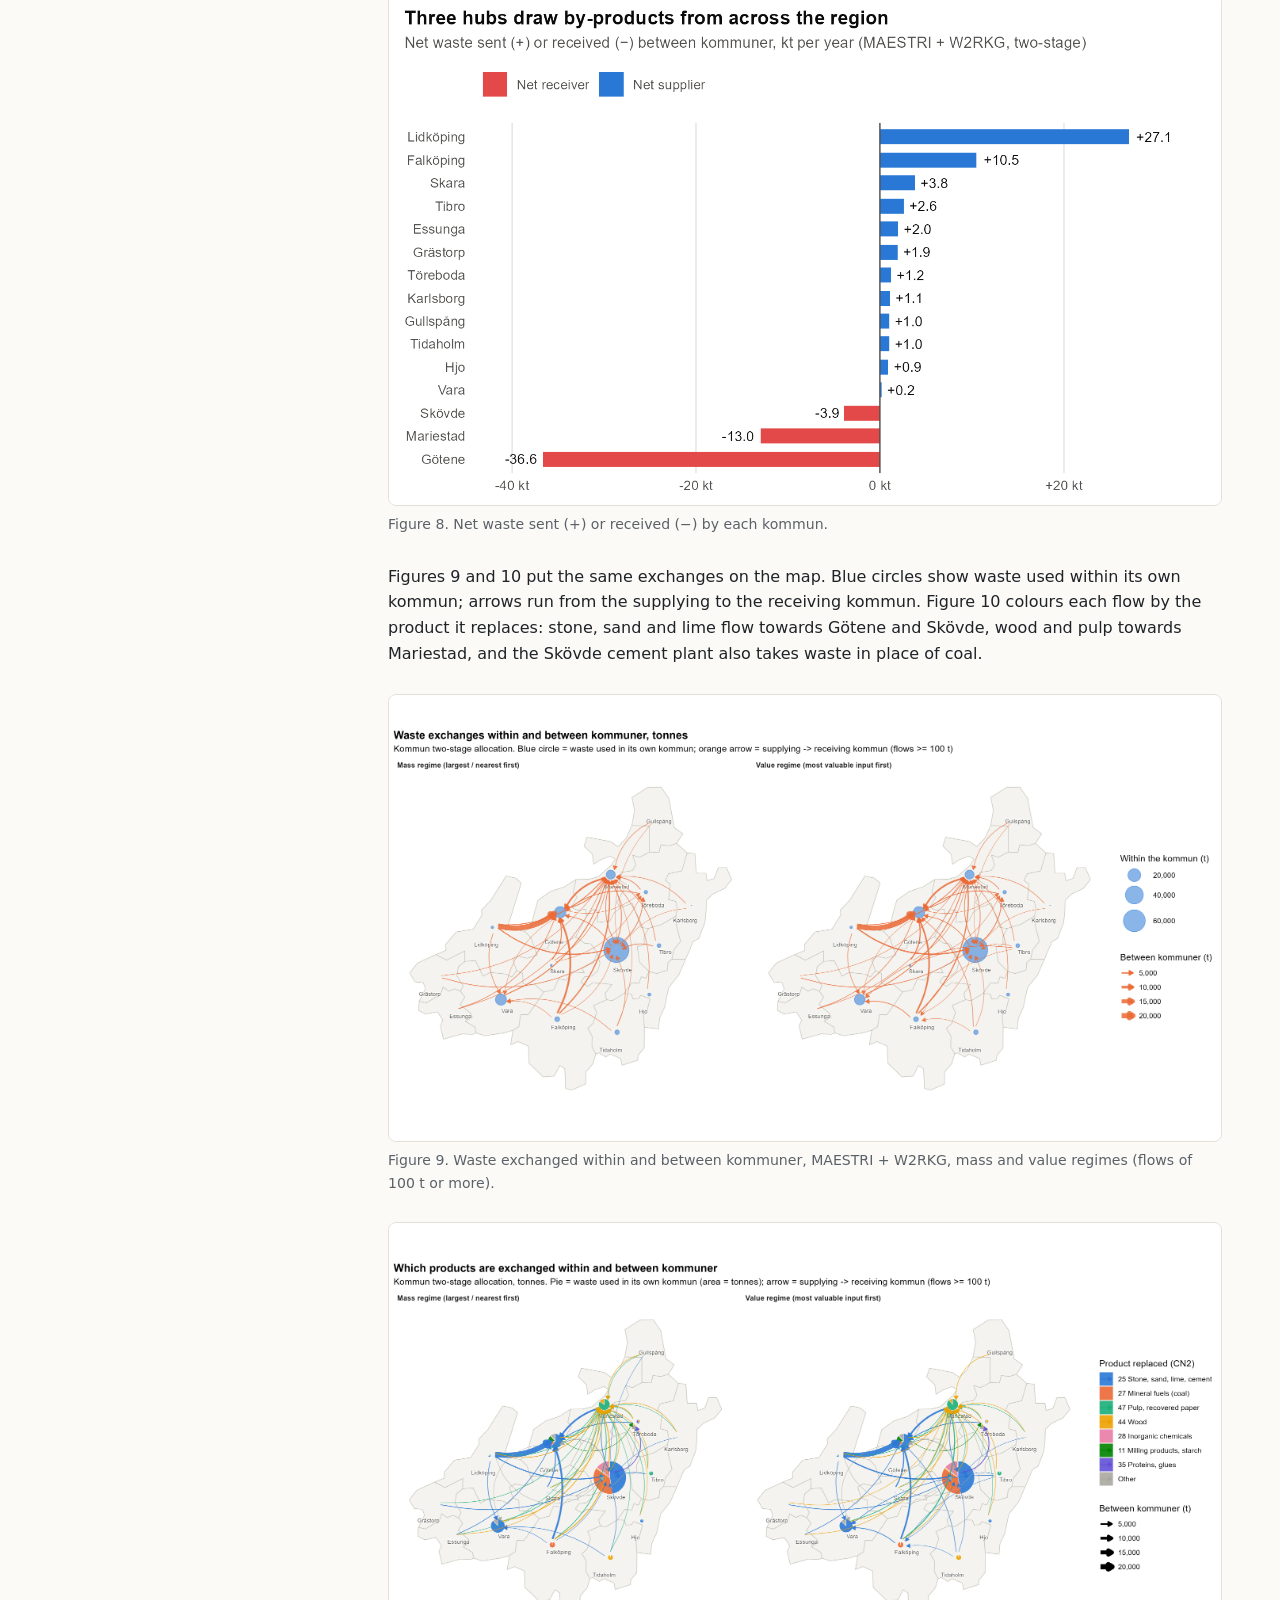
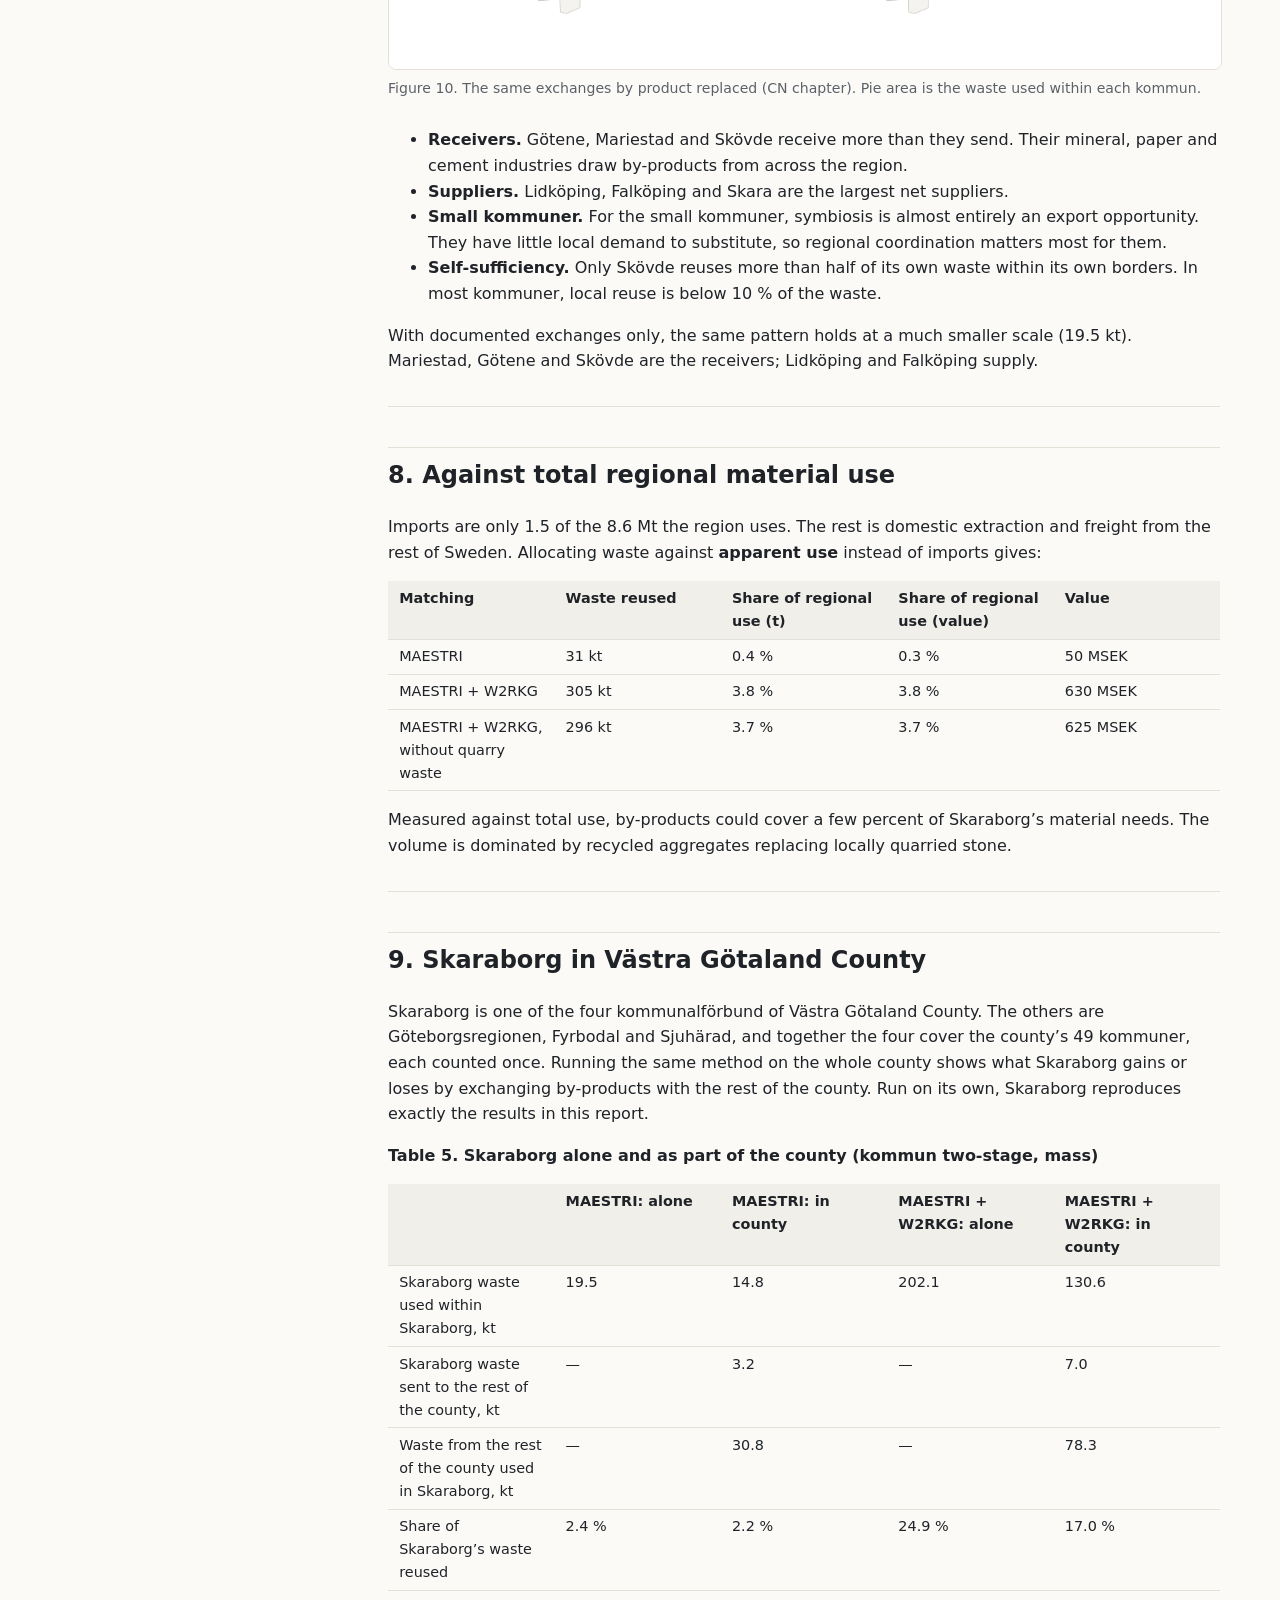
<file: docs/reports/skaraborg.html>
<!DOCTYPE html>
<html xmlns="http://www.w3.org/1999/xhtml">
<head>
  <meta charset="utf-8" />
  <meta name="generator" content="pandoc 3.11" />
  <meta name="viewport" content="width=device-width, initial-scale=1.0, user-scalable=yes" />
  <title>Regional industrial symbiosis in Skaraborg</title>
  <style>
    /* Default styles provided by pandoc.
    ** See https://pandoc.org/MANUAL.html#variables-for-html for config info.
    */
    span.smallcaps{font-variant: small-caps;}
    div.columns{display: flex; gap: 1.5em;}
    div.column{flex: auto;}
    @media screen {
    div.columns{gap: min(4vw, 1.5em);}
    div.column{overflow-x: auto;}
    }
    div.hanging-indent{margin-left: 1.5em; text-indent: -1.5em;}
    /* The extra [class] is a hack that increases specificity enough to
       override a similar rule in reveal.js */
    ul.task-list[class]{list-style: none;}
    ul.task-list li input[type="checkbox"] {
      font-size: inherit;
      width: 0.8em;
      margin: 0 0.8em 0.2em -1.6em;
      vertical-align: middle;
    }
  </style>
  <link rel="stylesheet" href="report.css" />
</head>
<body>
<nav class="site" aria-label="Site"><a href="../">Home</a><a href="../skaraborg/">Interactive report</a><a href="skaraborg.html" aria-current="page">Written report</a><a href="../method.html">Method</a><a href="../about.html">About</a><a href="https://makijota.github.io/vg-industrial-symbiosis/">Västra Götaland case ↗</a></nav>
<header id="title-block-header">
<h1 class="title">Regional industrial symbiosis in Skaraborg</h1>
</header>
<nav id="TOC" role="doc-toc">
<ul>
<li><a href="#summary" id="toc-summary">1. Summary</a></li>
<li><a href="#study-area-and-data" id="toc-study-area-and-data">2. Study
area and data</a></li>
<li><a href="#method" id="toc-method">3. Method</a></li>
<li><a href="#the-regions-materials" id="toc-the-regions-materials">4.
The region’s materials</a></li>
<li><a href="#symbiosis-potential-at-three-scales"
id="toc-symbiosis-potential-at-three-scales">5. Symbiosis potential at
three scales</a></li>
<li><a href="#what-is-replaced-and-which-waste-is-used"
id="toc-what-is-replaced-and-which-waste-is-used">6. What is replaced
and which waste is used</a></li>
<li><a href="#kommuner-who-supplies-whom"
id="toc-kommuner-who-supplies-whom">7. Kommuner: who supplies
whom</a></li>
<li><a href="#against-total-regional-material-use"
id="toc-against-total-regional-material-use">8. Against total regional
material use</a></li>
<li><a href="#skaraborg-in-västra-götaland-county"
id="toc-skaraborg-in-västra-götaland-county">9. Skaraborg in Västra
Götaland County</a></li>
<li><a href="#how-robust-are-the-results"
id="toc-how-robust-are-the-results">10. How robust are the
results?</a></li>
<li><a href="#limitations" id="toc-limitations">11. Limitations</a></li>
<li><a href="#reproducibility-and-data-availability"
id="toc-reproducibility-and-data-availability">12. Reproducibility and
data availability</a></li>
</ul>
</nav>
<p><em>How much of the region’s industrial waste could replace raw
materials that its firms buy? Reference year 2022.</em></p>
<p><strong>Interactive report:</strong> explore every figure by kommun,
industry, product and scenario at <a
href="https://makijota.github.io/skaraborg-symbiosis/skaraborg/"
class="uri">https://makijota.github.io/skaraborg-symbiosis/skaraborg/</a>
(English and Swedish).</p>
<p>This report quantifies the potential for <strong>regional industrial
symbiosis</strong> in Skaraborg’s 15 kommuner. Symbiosis here means
waste from one firm replacing a raw or semi-finished material that
another firm would otherwise import. The analysis follows one
reproducible method on three nested scales:</p>
<ul>
<li><strong>the region</strong> as a single unit</li>
<li><strong>each kommun</strong>, and exchanges between kommuner</li>
<li><strong>individual firms</strong></li>
</ul>
<p>It also places Skaraborg within Västra Götaland County, analysed with
the same method.</p>
<p>All figures are model estimates built from official statistics. They
are not measured flows. No firm is named.</p>
<hr />
<h2 id="summary">1. Summary</h2>
<ul>
<li><p><strong>Industry in Skaraborg generates about 0.81 Mt of waste a
year</strong> (95 % interval 0.59–1.03 Mt):</p>
<ul>
<li>construction 280 kt</li>
<li>manufacturing 280 kt</li>
<li>water and waste services 150 kt</li>
<li>agriculture and forestry 53 kt</li>
<li>energy 37 kt</li>
<li>quarries 10 kt</li>
</ul></li>
<li><p><strong>Production firms import about 0.46 Mt of raw and
semi-finished goods a year, worth 2.5 billion SEK.</strong> Two-thirds
of these imports are minerals (CN 25) and stone products (CN 68), and
the cement and mineral-wool industry alone accounts for 62 % of the
tonnes. These imports are the demand that local waste can
replace.</p></li>
<li><p><strong>How much can be replaced depends above all on what we
know about which waste can substitute which product.</strong> Each line
below is the whole region pooled (LP optimum):</p>
<table>
<colgroup>
<col style="width: 25%" />
<col style="width: 25%" />
<col style="width: 25%" />
<col style="width: 25%" />
</colgroup>
<thead>
<tr>
<th>Matching knowledge</th>
<th>Waste reused</th>
<th>Imports replaced</th>
<th>Value</th>
</tr>
</thead>
<tbody>
<tr>
<td>Documented industrial exchanges only (MAESTRI)</td>
<td><strong>20 kt</strong></td>
<td><strong>4.3 %</strong> of tonnes</td>
<td><strong>58 MSEK</strong></td>
</tr>
<tr>
<td>Adding the reviewed waste-to-resource knowledge graph (W2RKG)</td>
<td><strong>203 kt</strong></td>
<td><strong>44 %</strong> of tonnes</td>
<td><strong>460 MSEK</strong> a year (18 % of the import bill)</td>
</tr>
</tbody>
</table>
<p>The first line is the conservative baseline; the second is the
best-supported broad estimate. Tonnes come from allocations that
maximise mass and values from allocations that maximise value
(§5).</p></li>
<li><p><strong>The binding constraint is matching knowledge, not
demand.</strong> With documented exchanges only, 661 of the 810 kt of
waste has no known compatible product. With the knowledge graph, the
main limit becomes demand: much of the waste could be used, but the
region does not import enough of the products it could replace.</p></li>
<li><p><strong>Kommuner cannot do it alone.</strong> Within kommun
borders only 31 % (MAESTRI) to 63 % (with W2RKG) of the regional
potential is realised. Exchange between kommuner closes almost all of
the gap: the two-stage kommun allocation reaches 98–100 % of the
regional optimum.</p></li>
<li><p><strong>Three hubs receive most exchanged material:</strong></p>
<ul>
<li>Skövde (cement)</li>
<li>Mariestad (paper)</li>
<li>Götene (food and stone)</li>
</ul>
<p>Lidköping, Falköping and Skara are the largest net
suppliers.</p></li>
<li><p><strong>At firm level</strong>, 12–16 kt (MAESTRI) or 103–121 kt
(with W2RKG) can be matched firm to firm. The average straight-line
distance is 20–26 km.</p></li>
<li><p><strong>Against the region’s total material use</strong> (8.6 Mt,
including domestic extraction and freight from the rest of Sweden),
reused waste could replace 0.4 % (MAESTRI) to 3.8 % (with W2RKG) of
use.</p></li>
<li><p><strong>Inside Västra Götaland</strong>, Skaraborg is a net
receiver of by-products: see §9.</p></li>
</ul>
<figure>
<img src="figures/fig01_waste_fate.png"
alt="Figure 1. What happens to Skaraborg’s 810 kt of industrial waste under each level of matching knowledge (whole region pooled)." />
<figcaption aria-hidden="true">Figure 1. What happens to Skaraborg’s 810
kt of industrial waste under each level of matching knowledge (whole
region pooled).</figcaption>
</figure>
<hr />
<h2 id="study-area-and-data">2. Study area and data</h2>
<p>Skaraborg comprises 15 kommuner:</p>
<table>
<thead>
<tr>
<th>Code</th>
<th>Kommun</th>
<th>Code</th>
<th>Kommun</th>
<th>Code</th>
<th>Kommun</th>
</tr>
</thead>
<tbody>
<tr>
<td>1444</td>
<td>Grästorp</td>
<td>1471</td>
<td>Götene</td>
<td>1495</td>
<td>Skara</td>
</tr>
<tr>
<td>1445</td>
<td>Essunga</td>
<td>1472</td>
<td>Tibro</td>
<td>1496</td>
<td>Skövde</td>
</tr>
<tr>
<td>1446</td>
<td>Karlsborg</td>
<td>1473</td>
<td>Töreboda</td>
<td>1497</td>
<td>Hjo</td>
</tr>
<tr>
<td>1447</td>
<td>Gullspång</td>
<td>1493</td>
<td>Mariestad</td>
<td>1498</td>
<td>Tidaholm</td>
</tr>
<tr>
<td>1470</td>
<td>Vara</td>
<td>1494</td>
<td>Lidköping</td>
<td>1499</td>
<td>Falköping</td>
</tr>
</tbody>
</table>
<p>The region has 133,700 jobs: 2.4 % of Sweden’s jobs but 4.7 % of its
manufacturing jobs. Industry is the backbone: engines and vehicles in
Skövde, food in Götene and Skara, and cement, stone and concrete across
the plains.</p>
<table>
<colgroup>
<col style="width: 33%" />
<col style="width: 33%" />
<col style="width: 33%" />
</colgroup>
<thead>
<tr>
<th>Data</th>
<th>Source</th>
<th>Use</th>
</tr>
</thead>
<tbody>
<tr>
<td>Employment by workplace, kommun and NACE (2022)</td>
<td>SCB, workplace register (FDB)</td>
<td>where waste is generated and inputs are used</td>
</tr>
<tr>
<td>Import microdata by organisation and CN8 (2022)</td>
<td>SCB, foreign trade statistics</td>
<td>input demand and regional prices</td>
</tr>
<tr>
<td>Waste generated by sector, Sweden 2004–2022</td>
<td>Eurostat <code>env_wasgen</code></td>
<td>waste per worker</td>
</tr>
<tr>
<td>Waste composition by List of Waste code</td>
<td>firm-level waste profiles</td>
<td>split of each sector’s waste into waste types</td>
</tr>
<tr>
<td>Domestic extraction by product</td>
<td>Eurostat EW-MFA</td>
<td>regional material balance</td>
</tr>
<tr>
<td>Lorry freight (2021–2023)</td>
<td>Trafikanalys, lorry survey</td>
<td>flows to and from the rest of Sweden</td>
</tr>
<tr>
<td>Waste → product substitutions</td>
<td>MAESTRI (Evans et al. 2017; method from Patricio et al. 2022); W2RKG
knowledge graph (Zhao et al. 2025, <em>Nature Communications</em>)</td>
<td>which waste can replace which product</td>
</tr>
<tr>
<td>Firm locations and size classes</td>
<td>firm registry (706 firms in sectors A–E)</td>
<td>firm-level allocation</td>
</tr>
</tbody>
</table>
<hr />
<h2 id="method">3. Method</h2>
<p>The method has five steps, and all of them can be rerun from the
code.</p>
<ol type="1">
<li><strong>Waste generation (W).</strong> Workers in each kommun and
NACE4 class are multiplied by Swedish waste-per-worker coefficients.
These come from a regression of national waste on employment, 2004–2022.
The result is split into List of Waste (LoW) codes with sector waste
profiles.
<ul>
<li>Manufacturing coefficients are scaled to each sub-sector so that the
national total is kept.</li>
<li>Quarries get their own coefficient (100 t per worker), separate from
metal mining.</li>
</ul></li>
<li><strong>Input demand (D).</strong> Imports of each organisation are
shared out to its workplaces in the region by their share of the
organisation’s Swedish workforce. Only raw and semi-finished goods
bought by production sectors (A–F) count as demand.</li>
<li><strong>Matching.</strong> A compatibility matrix lists which LoW
waste codes can replace which CN4 products.
<ul>
<li><strong>Baseline:</strong> documented industrial exchanges
(MAESTRI).</li>
<li><strong>Broad estimate:</strong> MAESTRI plus the W2RKG knowledge
graph. The graph summarises 33,679 waste-to-resource links from 7,841
scientific papers. Only pairs accepted in a plausibility review are used
(72 pairs).</li>
<li>Implausible pairs are excluded throughout, for example quarry rock
as coal, ash as refined rare metals, or rubble as gypsum.</li>
</ul></li>
<li><strong>Allocation</strong>, on three nested scales:
<ul>
<li><strong>Region:</strong> Skaraborg as one pool. The
linear-programming optimum is the maximum that can be reused.</li>
<li><strong>Kommun:</strong> first within each kommun, then between
kommuner (two-stage).</li>
<li><strong>Firms:</strong> each firm’s waste goes to the nearest
compatible firms, on two bases. <em>Bottom-up</em> uses registry firms
only; <em>top-down</em> scales the firms up to the kommun totals.</li>
</ul>
Each scale is run twice: maximising tonnes reused (<em>mass</em> regime)
or the value of replaced imports (<em>value</em> regime).</li>
<li><strong>Valuation and indicators.</strong> Replaced tonnes are
valued at the unit price that the region’s own importers pay for each
product. The indicators are:
<ul>
<li>share of waste reused</li>
<li>share of imported inputs replaced, by mass and by value</li>
<li>value replaced</li>
<li>the split between intra-kommun and inter-kommun flows</li>
<li>distance at firm level</li>
</ul></li>
</ol>
<p>A regional material balance places the results in a wider frame. It
combines domestic extraction, imports and lorry freight in and out,
giving apparent regional material use.</p>
<hr />
<h2 id="the-regions-materials">4. The region’s materials</h2>
<h3 id="material-balance">4.1 Material balance</h3>
<table>
<thead>
<tr>
<th>Item</th>
<th>Mt</th>
<th>MSEK</th>
</tr>
</thead>
<tbody>
<tr>
<td>Domestic extraction</td>
<td>7.18</td>
<td>17,284</td>
</tr>
<tr>
<td>Imports from abroad</td>
<td>1.48</td>
<td>50,197</td>
</tr>
<tr>
<td>Inflow from the rest of Sweden (lorry)</td>
<td>3.74</td>
<td>68,994</td>
</tr>
<tr>
<td>Outflow to the rest of Sweden and abroad (lorry)</td>
<td>3.83</td>
<td>86,152</td>
</tr>
<tr>
<td><strong>Apparent regional use</strong></td>
<td><strong>8.57</strong></td>
<td><strong>50,322</strong></td>
</tr>
<tr>
<td>Circulation within Skaraborg (lorry)</td>
<td>7.39</td>
<td>—</td>
</tr>
</tbody>
</table>
<figure>
<img src="figures/fig02_material_balance.png"
alt="Figure 2. Regional material balance, 2022." />
<figcaption aria-hidden="true">Figure 2. Regional material balance,
2022.</figcaption>
</figure>
<p>Skaraborg extracts about 7.2 Mt a year: 4.2 Mt of stone, gravel and
sand from its quarries, and crops, grass and wood from farms and
forests. Minerals (about 54 %) and biomass (about 32 %) dominate
regional use, almost all extracted locally. What leaves the region is
processed (food, cement and mineral products, vehicles). What arrives is
raw (stone, fuels, chemicals, metals).</p>
<h3 id="waste-generated">4.2 Waste generated</h3>
<table>
<thead>
<tr>
<th>Sector</th>
<th>kt</th>
<th>95 % interval</th>
</tr>
</thead>
<tbody>
<tr>
<td>Construction (F)</td>
<td>280</td>
<td>203–357</td>
</tr>
<tr>
<td>Manufacturing (C)</td>
<td>280</td>
<td>207–352</td>
</tr>
<tr>
<td>Water and waste services (E)</td>
<td>150</td>
<td>113–187</td>
</tr>
<tr>
<td>Agriculture and forestry (A)</td>
<td>53</td>
<td>24–81</td>
</tr>
<tr>
<td>Energy (D)</td>
<td>37</td>
<td>32–41</td>
</tr>
<tr>
<td>Quarrying (B)</td>
<td>10</td>
<td>—</td>
</tr>
<tr>
<td><strong>Total</strong></td>
<td><strong>810</strong></td>
<td><strong>591–1,029</strong></td>
</tr>
</tbody>
</table>
<figure>
<img src="figures/fig03_waste_by_sector.png"
alt="Figure 3. Waste generated by sector, with 95 % intervals." />
<figcaption aria-hidden="true">Figure 3. Waste generated by sector, with
95 % intervals.</figcaption>
</figure>
<p>By waste chapter:</p>
<table>
<thead>
<tr>
<th>Waste chapter</th>
<th>Share</th>
</tr>
</thead>
<tbody>
<tr>
<td>Construction and demolition wastes (LoW 17)</td>
<td>26 %</td>
</tr>
<tr>
<td>Waste-treatment residues (LoW 19)</td>
<td>19 %</td>
</tr>
<tr>
<td>Municipal-type wastes (LoW 20)</td>
<td>14 %</td>
</tr>
<tr>
<td>Metal shaping residues (LoW 12)</td>
<td>11 %</td>
</tr>
<tr>
<td>Food and agricultural residues (LoW 02)</td>
<td>8 %</td>
</tr>
<tr>
<td>Packaging (LoW 15)</td>
<td>6 %</td>
</tr>
<tr>
<td>Wood processing (LoW 03)</td>
<td>5 %</td>
</tr>
</tbody>
</table>
<h3 id="imported-inputs">4.3 Imported inputs</h3>
<p>Production firms import about <strong>461 kt</strong> of raw and
semi-finished goods (2,533 MSEK).</p>
<table>
<colgroup>
<col style="width: 33%" />
<col style="width: 33%" />
<col style="width: 33%" />
</colgroup>
<thead>
<tr>
<th>Buying industry (NACE2)</th>
<th>kt</th>
<th>Share</th>
</tr>
</thead>
<tbody>
<tr>
<td>23 Non-metallic minerals (cement, mineral wool, concrete)</td>
<td>286</td>
<td>62 %</td>
</tr>
<tr>
<td>10 Food</td>
<td>33</td>
<td>7 %</td>
</tr>
<tr>
<td>08 Quarrying</td>
<td>27</td>
<td>6 %</td>
</tr>
<tr>
<td>16 Wood</td>
<td>22</td>
<td>5 %</td>
</tr>
<tr>
<td>17 Paper</td>
<td>18</td>
<td>4 %</td>
</tr>
<tr>
<td>35 Energy</td>
<td>17</td>
<td>4 %</td>
</tr>
<tr>
<td>20 Chemicals</td>
<td>16</td>
<td>4 %</td>
</tr>
</tbody>
</table>
<figure>
<img src="figures/fig04_imports_by_industry.png"
alt="Figure 4. Imported raw and semi-finished goods by buying industry." />
<figcaption aria-hidden="true">Figure 4. Imported raw and semi-finished
goods by buying industry.</figcaption>
</figure>
<p>By product, minerals (CN 25, 44 %), stone products (CN 68, 12 %),
fuels (CN 27, 12 %) and wood (CN 44, 9 %) lead.</p>
<hr />
<h2 id="symbiosis-potential-at-three-scales">5. Symbiosis potential at
three scales</h2>
<p><strong>Table 1. Waste reused and imports replaced, by scale (mass
regime; value from the value regime)</strong></p>
<table style="width:100%;">
<colgroup>
<col style="width: 14%" />
<col style="width: 14%" />
<col style="width: 14%" />
<col style="width: 14%" />
<col style="width: 14%" />
<col style="width: 14%" />
<col style="width: 14%" />
</colgroup>
<thead>
<tr>
<th>Scale</th>
<th>MAESTRI: kt</th>
<th>MAESTRI: % of imports (t)</th>
<th>MAESTRI: MSEK</th>
<th>MAESTRI + W2RKG: kt</th>
<th>MAESTRI + W2RKG: % of imports (t)</th>
<th>MAESTRI + W2RKG: MSEK</th>
</tr>
</thead>
<tbody>
<tr>
<td>Region, LP optimum</td>
<td>19.8</td>
<td>4.3</td>
<td>58</td>
<td>202.7</td>
<td>43.9</td>
<td>463</td>
</tr>
<tr>
<td>Kommun, within kommun only</td>
<td>6.1</td>
<td>1.3</td>
<td>39</td>
<td>128.5</td>
<td>27.9</td>
<td>284</td>
</tr>
<tr>
<td>Kommun, within + between</td>
<td>19.5</td>
<td>4.2</td>
<td>58</td>
<td>202.1</td>
<td>43.8</td>
<td>462</td>
</tr>
<tr>
<td>Firms, bottom-up</td>
<td>12.7</td>
<td>3.3</td>
<td>41</td>
<td>103.0</td>
<td>26.7</td>
<td>388</td>
</tr>
<tr>
<td>Firms, top-down</td>
<td>15.7</td>
<td>3.4</td>
<td>48</td>
<td>121.0</td>
<td>26.4</td>
<td>440</td>
</tr>
</tbody>
</table>
<figure>
<img src="figures/fig05_scales.png"
alt="Figure 5. Waste reused at each scale, as kt and as a share of the regional optimum." />
<figcaption aria-hidden="true">Figure 5. Waste reused at each scale, as
kt and as a share of the regional optimum.</figcaption>
</figure>
<p>Share of the region’s waste reused at the regional optimum: 2.4 %
(MAESTRI) and 25.0 % (MAESTRI + W2RKG).</p>
<p>Readings:</p>
<ul>
<li><strong>Local first, then regional.</strong>
<ul>
<li>Exchanges inside a kommun capture only 31 % (MAESTRI) or 63 %
(W2RKG) of the tonnes the region could reuse.</li>
<li>In value the local share is higher: 67 % and 61 %. High-value
streams such as food residues for feed, paper and pulp often find users
in the same kommun. Bulky minerals have to travel.</li>
<li>Allowing exchange between kommuner brings the result to within 0–3 %
of the regional optimum.</li>
</ul></li>
<li><strong>Firm level is lower</strong> because it uses only registry
firms. The registry covers 84 % of workers in sectors A–E but has no
construction firms, and no firm may supply itself. The top-down basis
restores the kommun totals of waste and demand.</li>
</ul>
<p>Figure 6 maps the firm-level exchanges. Each line joins a firm that
supplies waste with a firm that uses it; firms are anonymous. On the
left the allocation moves the largest tonnes first (mass regime), on the
right the most valuable inputs first (value regime). Most links cross a
kommun border, and they converge on a few large users: the cement plant
in Skövde, the paper mill in Mariestad and the mineral and food plants
in Götene.</p>
<figure>
<img src="figures/fig12_firm_network.png"
alt="Figure 6. Firm-to-firm exchanges, top-down basis, MAESTRI + W2RKG. Blue lines stay within a kommun, orange lines cross a border; dot size is the tonnes a firm handles." />
<figcaption aria-hidden="true">Figure 6. Firm-to-firm exchanges,
top-down basis, MAESTRI + W2RKG. Blue lines stay within a kommun, orange
lines cross a border; dot size is the tonnes a firm
handles.</figcaption>
</figure>
<hr />
<h2 id="what-is-replaced-and-which-waste-is-used">6. What is replaced
and which waste is used</h2>
<p><strong>Table 2. Products replaced, kommun two-stage
allocation</strong></p>
<table>
<colgroup>
<col style="width: 20%" />
<col style="width: 20%" />
<col style="width: 20%" />
<col style="width: 20%" />
<col style="width: 20%" />
</colgroup>
<thead>
<tr>
<th>Product (CN4)</th>
<th>MAESTRI kt</th>
<th>MAESTRI MSEK</th>
<th>MAESTRI + W2RKG kt</th>
<th>MAESTRI + W2RKG MSEK</th>
</tr>
</thead>
<tbody>
<tr>
<td>2517 Crushed stone, gravel</td>
<td>9.1</td>
<td>2.7</td>
<td>91.2</td>
<td>27.3</td>
</tr>
<tr>
<td>2701 Coal (kiln fuel)</td>
<td>—</td>
<td>—</td>
<td>33.9</td>
<td>91.7</td>
</tr>
<tr>
<td>2505 Natural sand</td>
<td>—</td>
<td>—</td>
<td>16.8</td>
<td>2.3</td>
</tr>
<tr>
<td>4401 Fuel wood, chips</td>
<td>3.2</td>
<td>0.6</td>
<td>16.2</td>
<td>3.3</td>
</tr>
<tr>
<td>4707 Recovered paper</td>
<td>—</td>
<td>—</td>
<td>9.1</td>
<td>26.5</td>
</tr>
<tr>
<td>4705 Wood pulp</td>
<td>2.9</td>
<td>14.6</td>
<td>8.8</td>
<td>45.1</td>
</tr>
<tr>
<td>2309 Animal feed preparations</td>
<td>1.7</td>
<td>34.9</td>
<td>1.7</td>
<td>34.9</td>
</tr>
<tr>
<td>1108 Starches</td>
<td>—</td>
<td>—</td>
<td>2.4</td>
<td>32.4</td>
</tr>
<tr>
<td>2106 Food preparations</td>
<td>—</td>
<td>—</td>
<td>2.1</td>
<td>97.9</td>
</tr>
<tr>
<td>3502 Albumins</td>
<td>—</td>
<td>—</td>
<td>2.0</td>
<td>18.2</td>
</tr>
</tbody>
</table>
<figure>
<img src="figures/fig06_products.png"
alt="Figure 7. Products replaced by waste, in tonnes and in value." />
<figcaption aria-hidden="true">Figure 7. Products replaced by waste, in
tonnes and in value.</figcaption>
</figure>
<p><strong>Table 3. Waste streams used (MAESTRI + W2RKG, kommun
two-stage)</strong></p>
<table>
<colgroup>
<col style="width: 33%" />
<col style="width: 33%" />
<col style="width: 33%" />
</colgroup>
<thead>
<tr>
<th>Waste (LoW)</th>
<th>Used, kt</th>
<th>Available, kt</th>
</tr>
</thead>
<tbody>
<tr>
<td>17 01 07 concrete, bricks, tiles (mixed)</td>
<td>48.1</td>
<td>67.6</td>
</tr>
<tr>
<td>19 12 12 mixed residues from mechanical waste treatment</td>
<td>25.5</td>
<td>75.7</td>
</tr>
<tr>
<td>17 09 04 mixed construction and demolition waste</td>
<td>16.6</td>
<td>33.1</td>
</tr>
<tr>
<td>17 05 04 soil and stones</td>
<td>13.7</td>
<td>35.1</td>
</tr>
<tr>
<td>03 01 05 sawdust, shavings</td>
<td>13.6</td>
<td>13.6</td>
</tr>
<tr>
<td>17 03 02 bituminous mixtures (asphalt)</td>
<td>10.3</td>
<td>23.8</td>
</tr>
<tr>
<td>12 01 01 ferrous turnings</td>
<td>9.6</td>
<td>69.3</td>
</tr>
<tr>
<td>19 08 05 sewage sludge</td>
<td>7.9</td>
<td>38.9</td>
</tr>
<tr>
<td>20 01 01 paper and cardboard</td>
<td>7.6</td>
<td>20.6</td>
</tr>
</tbody>
</table>
<p>In tonnes the region is a <strong>minerals system</strong>:
construction and demolition waste replacing crushed stone, sand and
gravel, and residues replacing kiln fuel at the cement plant. In value,
<strong>food, feed, fibre and pulp</strong> matter most. With documented
exchanges only, food residues to animal feed (35 MSEK) and wood to pulp
(15 MSEK) carry most of the value.</p>
<p><strong>Why waste stays unused</strong> (regional allocation; see
also Figure 1):</p>
<table>
<colgroup>
<col style="width: 33%" />
<col style="width: 33%" />
<col style="width: 33%" />
</colgroup>
<thead>
<tr>
<th>Status</th>
<th>MAESTRI kt</th>
<th>MAESTRI + W2RKG kt</th>
</tr>
</thead>
<tbody>
<tr>
<td>No compatible product known</td>
<td>661</td>
<td>205</td>
</tr>
<tr>
<td>Compatible product exists but is not imported in the region</td>
<td>94</td>
<td>192</td>
</tr>
<tr>
<td>Partly used (demand met)</td>
<td>35 left</td>
<td>213 left</td>
</tr>
<tr>
<td>Fully used</td>
<td>16</td>
<td>95</td>
</tr>
</tbody>
</table>
<p>Waste whose compatible products are not imported in Skaraborg could
be marketed outside the region, or to firms that buy these products from
Swedish suppliers. Those purchases are not visible in import data (see
§8).</p>
<hr />
<h2 id="kommuner-who-supplies-whom">7. Kommuner: who supplies whom</h2>
<p><strong>Table 4. Kommun results, MAESTRI + W2RKG, two-stage
allocation (mass)</strong></p>
<table>
<colgroup>
<col style="width: 25%" />
<col style="width: 25%" />
<col style="width: 25%" />
<col style="width: 25%" />
</colgroup>
<thead>
<tr>
<th>Kommun</th>
<th>Waste, kt</th>
<th>Waste reused, %</th>
<th>Net supplier (+) / receiver (−), kt</th>
</tr>
</thead>
<tbody>
<tr>
<td>Skövde</td>
<td>149.0</td>
<td>56.9</td>
<td>−3.9</td>
</tr>
<tr>
<td>Lidköping</td>
<td>115.2</td>
<td>24.0</td>
<td>+27.1</td>
</tr>
<tr>
<td>Mariestad</td>
<td>95.3</td>
<td>17.5</td>
<td>−13.0</td>
</tr>
<tr>
<td>Falköping</td>
<td>91.3</td>
<td>14.3</td>
<td>+10.5</td>
</tr>
<tr>
<td>Götene</td>
<td>77.4</td>
<td>23.5</td>
<td>−36.6</td>
</tr>
<tr>
<td>Vara</td>
<td>62.9</td>
<td>27.7</td>
<td>+0.2</td>
</tr>
<tr>
<td>Skara</td>
<td>53.0</td>
<td>7.7</td>
<td>+3.8</td>
</tr>
<tr>
<td>Töreboda</td>
<td>27.8</td>
<td>16.7</td>
<td>+1.2</td>
</tr>
<tr>
<td>Tidaholm</td>
<td>26.5</td>
<td>13.9</td>
<td>+1.0</td>
</tr>
<tr>
<td>Tibro</td>
<td>23.3</td>
<td>17.3</td>
<td>+2.6</td>
</tr>
<tr>
<td>Gullspång</td>
<td>22.3</td>
<td>4.6</td>
<td>+1.0</td>
</tr>
<tr>
<td>Hjo</td>
<td>20.2</td>
<td>9.0</td>
<td>+0.9</td>
</tr>
<tr>
<td>Grästorp</td>
<td>15.6</td>
<td>12.4</td>
<td>+1.9</td>
</tr>
<tr>
<td>Karlsborg</td>
<td>15.4</td>
<td>7.4</td>
<td>+1.1</td>
</tr>
<tr>
<td>Essunga</td>
<td>14.7</td>
<td>13.8</td>
<td>+2.0</td>
</tr>
</tbody>
</table>
<figure>
<img src="figures/fig07_kommun_balance.png"
alt="Figure 8. Net waste sent (+) or received (−) by each kommun." />
<figcaption aria-hidden="true">Figure 8. Net waste sent (+) or received
(−) by each kommun.</figcaption>
</figure>
<p>Figures 9 and 10 put the same exchanges on the map. Blue circles show
waste used within its own kommun; arrows run from the supplying to the
receiving kommun. Figure 10 colours each flow by the product it
replaces: stone, sand and lime flow towards Götene and Skövde, wood and
pulp towards Mariestad, and the Skövde cement plant also takes waste in
place of coal.</p>
<figure>
<img src="figures/fig10_kommun_flow_map.png"
alt="Figure 9. Waste exchanged within and between kommuner, MAESTRI + W2RKG, mass and value regimes (flows of 100 t or more)." />
<figcaption aria-hidden="true">Figure 9. Waste exchanged within and
between kommuner, MAESTRI + W2RKG, mass and value regimes (flows of 100
t or more).</figcaption>
</figure>
<figure>
<img src="figures/fig11_kommun_products_map.png"
alt="Figure 10. The same exchanges by product replaced (CN chapter). Pie area is the waste used within each kommun." />
<figcaption aria-hidden="true">Figure 10. The same exchanges by product
replaced (CN chapter). Pie area is the waste used within each
kommun.</figcaption>
</figure>
<ul>
<li><strong>Receivers.</strong> Götene, Mariestad and Skövde receive
more than they send. Their mineral, paper and cement industries draw
by-products from across the region.</li>
<li><strong>Suppliers.</strong> Lidköping, Falköping and Skara are the
largest net suppliers.</li>
<li><strong>Small kommuner.</strong> For the small kommuner, symbiosis
is almost entirely an export opportunity. They have little local demand
to substitute, so regional coordination matters most for them.</li>
<li><strong>Self-sufficiency.</strong> Only Skövde reuses more than half
of its own waste within its own borders. In most kommuner, local reuse
is below 10 % of the waste.</li>
</ul>
<p>With documented exchanges only, the same pattern holds at a much
smaller scale (19.5 kt). Mariestad, Götene and Skövde are the receivers;
Lidköping and Falköping supply.</p>
<hr />
<h2 id="against-total-regional-material-use">8. Against total regional
material use</h2>
<p>Imports are only 1.5 of the 8.6 Mt the region uses. The rest is
domestic extraction and freight from the rest of Sweden. Allocating
waste against <strong>apparent use</strong> instead of imports
gives:</p>
<table>
<colgroup>
<col style="width: 20%" />
<col style="width: 20%" />
<col style="width: 20%" />
<col style="width: 20%" />
<col style="width: 20%" />
</colgroup>
<thead>
<tr>
<th>Matching</th>
<th>Waste reused</th>
<th>Share of regional use (t)</th>
<th>Share of regional use (value)</th>
<th>Value</th>
</tr>
</thead>
<tbody>
<tr>
<td>MAESTRI</td>
<td>31 kt</td>
<td>0.4 %</td>
<td>0.3 %</td>
<td>50 MSEK</td>
</tr>
<tr>
<td>MAESTRI + W2RKG</td>
<td>305 kt</td>
<td>3.8 %</td>
<td>3.8 %</td>
<td>630 MSEK</td>
</tr>
<tr>
<td>MAESTRI + W2RKG, without quarry waste</td>
<td>296 kt</td>
<td>3.7 %</td>
<td>3.7 %</td>
<td>625 MSEK</td>
</tr>
</tbody>
</table>
<p>Measured against total use, by-products could cover a few percent of
Skaraborg’s material needs. The volume is dominated by recycled
aggregates replacing locally quarried stone.</p>
<hr />
<h2 id="skaraborg-in-västra-götaland-county">9. Skaraborg in Västra
Götaland County</h2>
<p>Skaraborg is one of the four kommunalförbund of Västra Götaland
County. The others are Göteborgsregionen, Fyrbodal and Sjuhärad, and
together the four cover the county’s 49 kommuner, each counted once.
Running the same method on the whole county shows what Skaraborg gains
or loses by exchanging by-products with the rest of the county. Run on
its own, Skaraborg reproduces exactly the results in this report.</p>
<p><strong>Table 5. Skaraborg alone and as part of the county (kommun
two-stage, mass)</strong></p>
<table>
<colgroup>
<col style="width: 20%" />
<col style="width: 20%" />
<col style="width: 20%" />
<col style="width: 20%" />
<col style="width: 20%" />
</colgroup>
<thead>
<tr>
<th></th>
<th>MAESTRI: alone</th>
<th>MAESTRI: in county</th>
<th>MAESTRI + W2RKG: alone</th>
<th>MAESTRI + W2RKG: in county</th>
</tr>
</thead>
<tbody>
<tr>
<td>Skaraborg waste used within Skaraborg, kt</td>
<td>19.5</td>
<td>14.8</td>
<td>202.1</td>
<td>130.6</td>
</tr>
<tr>
<td>Skaraborg waste sent to the rest of the county, kt</td>
<td>—</td>
<td>3.2</td>
<td>—</td>
<td>7.0</td>
</tr>
<tr>
<td>Waste from the rest of the county used in Skaraborg, kt</td>
<td>—</td>
<td>30.8</td>
<td>—</td>
<td>78.3</td>
</tr>
<tr>
<td>Share of Skaraborg’s waste reused</td>
<td>2.4 %</td>
<td>2.2 %</td>
<td>24.9 %</td>
<td>17.0 %</td>
</tr>
<tr>
<td>Share of Skaraborg’s imported inputs replaced (t)</td>
<td>4.2 %</td>
<td>9.9 %</td>
<td>43.8 %</td>
<td>45.3 %</td>
</tr>
</tbody>
</table>
<ul>
<li><strong>Inside the county, Skaraborg is a net receiver of
by-products.</strong> Larger waste streams from Göteborgsregionen and
Fyrbodal reach Skaraborg’s mineral, paper and food industries. More of
Skaraborg’s demand is met, but less of its own waste is used, because
some of it is displaced by waste from elsewhere.</li>
<li><strong>Skaraborg matches its waste to local demand better than any
other sub-region.</strong> With the knowledge graph it reuses 25 % of
its own waste on its own, against 3–6 % in the other sub-regions. That
alone is 46 % of the whole county’s potential.</li>
<li><strong>For the county as a whole, borders cost a lot:</strong>
<ul>
<li>kommuner each on their own realise 24 % (MAESTRI) or 54 % (with
W2RKG) of the county’s optimum</li>
<li>the four kommunalförbund each on their own realise 58 % or 85 %</li>
<li>exchange across the whole county is needed for the rest</li>
</ul>
County optimum: 141 kt (MAESTRI) or 440 kt (MAESTRI + W2RKG).</li>
</ul>
<figure>
<img src="figures/fig08_vg_pooling.png"
alt="Figure 11. Waste reused in Västra Götaland when exchange stops at kommun or kommunalförbund borders." />
<figcaption aria-hidden="true">Figure 11. Waste reused in Västra
Götaland when exchange stops at kommun or kommunalförbund
borders.</figcaption>
</figure>
<p>Distances and transport costs are not yet part of the allocation.
Exchanges across the county are longer (35–70 km on average at firm
level, against 20–26 km within Skaraborg), so some of the county-wide
gain may not pay for its transport, especially for low-value bulk
minerals.</p>
<hr />
<h2 id="how-robust-are-the-results">10. How robust are the results?</h2>
<p><strong>Table 6. Sensitivity, kommun two-stage allocation (mass
regime)</strong></p>
<p>Here MSEK is the value of the tonnes allocated in the mass regime. It
is therefore lower than the value-regime figures in Table 1 (for example
435 against 462 MSEK for MAESTRI + W2RKG), which come from an allocation
that maximises value.</p>
<figure>
<img src="figures/fig09_sensitivity.png"
alt="Figure 12. Waste reused under each sensitivity scenario." />
<figcaption aria-hidden="true">Figure 12. Waste reused under each
sensitivity scenario.</figcaption>
</figure>
<table>
<colgroup>
<col style="width: 20%" />
<col style="width: 20%" />
<col style="width: 20%" />
<col style="width: 20%" />
<col style="width: 20%" />
</colgroup>
<thead>
<tr>
<th>Scenario</th>
<th>Waste, kt</th>
<th>Reused, kt</th>
<th>% of imports (t)</th>
<th>MSEK</th>
</tr>
</thead>
<tbody>
<tr>
<td>Baseline (MAESTRI)</td>
<td>810</td>
<td>19.5</td>
<td>4.2</td>
<td>58</td>
</tr>
<tr>
<td>No plausibility exclusions</td>
<td>810</td>
<td>19.5</td>
<td>4.2</td>
<td>69</td>
</tr>
<tr>
<td>Waste coefficients calibrated to 2022</td>
<td>731</td>
<td>18.7</td>
<td>4.0</td>
<td>55</td>
</tr>
<tr>
<td>Quarry waste 5 t/worker</td>
<td>800</td>
<td>11.0</td>
<td>2.4</td>
<td>56</td>
</tr>
<tr>
<td>Quarry waste 1,100 t/worker</td>
<td>915</td>
<td>101.6</td>
<td>22.0</td>
<td>83</td>
</tr>
<tr>
<td>One mining coefficient for all of B (former method)</td>
<td>2,007</td>
<td>101.6</td>
<td>22.0</td>
<td>83</td>
</tr>
<tr>
<td>Without mining and quarrying waste</td>
<td>799</td>
<td>10.6</td>
<td>2.3</td>
<td>56</td>
</tr>
<tr>
<td>W2RKG only, reviewed pairs</td>
<td>810</td>
<td>192.7</td>
<td>41.8</td>
<td>382</td>
</tr>
<tr>
<td>W2RKG reviewed, physical substitutions only</td>
<td>810</td>
<td>172.4</td>
<td>37.4</td>
<td>186</td>
</tr>
<tr>
<td>W2RKG, all pairs (unreviewed)</td>
<td>810</td>
<td>354.6</td>
<td>76.9</td>
<td>1,528</td>
</tr>
<tr>
<td><strong>MAESTRI + W2RKG reviewed</strong></td>
<td>810</td>
<td><strong>202.1</strong></td>
<td><strong>43.8</strong></td>
<td><strong>435</strong></td>
</tr>
<tr>
<td>MAESTRI + W2RKG, without mining waste</td>
<td>799</td>
<td>202.1</td>
<td>43.8</td>
<td>435</td>
</tr>
<tr>
<td>Without mineral fuels in demand</td>
<td>810</td>
<td>19.5</td>
<td>4.8</td>
<td>58</td>
</tr>
</tbody>
</table>
<p>The uncertainties, in order of size:</p>
<ol type="1">
<li><strong>Matching knowledge.</strong> Results range from 20 to 350
kt, depending on which waste-to-product pairs are accepted.</li>
<li><strong>Quarry waste per worker.</strong> Swedish statistics do not
separate quarries from metal mines. The plausible range is 5–1,100 t per
worker, and the top of that range adds about 80 kt of mineral waste with
a market.</li>
<li><strong>Plausibility exclusions.</strong> These change value more
than tonnes.</li>
<li><strong>Waste model and allocation rule.</strong> Both are small
effects.</li>
</ol>
<h3 id="validation">Validation</h3>
<ul>
<li><strong>National totals.</strong> Scaled back to Sweden, the waste
model reproduces Eurostat totals:
<ul>
<li>agriculture 0.69×</li>
<li>mining 0.89×</li>
<li>manufacturing 1.56×</li>
<li>energy 0.89×</li>
<li>water and waste 0.86×</li>
<li>construction 1.13×</li>
</ul></li>
<li><strong>Quarries.</strong> Modelled quarry waste is 0.3 % of the
quarry output implied by SGU statistics, consistent with quarries
reporting little unsold residue. The former single mining coefficient
implied 30 %, which was implausible.</li>
<li><strong>Prices.</strong> Regional import prices are close to
Eurostat unit values for the same codes: plastics 0.95×, glass 0.99×,
recovered paper 1.39×.</li>
<li><strong>Totals add up.</strong> Summing kommun results reproduces
the regional totals exactly. The top-down firm basis reproduces the
kommun totals.</li>
</ul>
<hr />
<h2 id="limitations">11. Limitations</h2>
<ul>
<li><strong>Demand covers imports only.</strong> Materials bought from
Swedish suppliers appear only in the material balance (§8), which has no
buyer detail.</li>
<li><strong>One tonne for one tonne.</strong> Substitution assumes 1 t
of waste replaces 1 t of product. For conversion routes, such as
residues to food ingredients, this overstates value.</li>
<li><strong>No transport, processing or quality costs.</strong> All
values are the gross value of replaced imports.</li>
<li><strong>Waste is modelled from employment.</strong> Differences
between kommuner reflect industry mix, not the performance of individual
plants.</li>
<li><strong>No construction firms in the firm registry.</strong>
Construction waste enters the firm level only on the top-down
basis.</li>
<li><strong>Planned change at the largest buyer.</strong> The Skövde
cement plant plans to stop clinker production from 2027, which would
reduce the largest single demand for mineral and fuel substitutes.</li>
</ul>
<hr />
<h2 id="reproducibility-and-data-availability">12. Reproducibility and
data availability</h2>
<p>The analysis is a scripted R pipeline. The same code runs for
Skaraborg, each of the other kommunalförbund and the whole county, by
changing one setting (the study area). Microdata from SCB are
confidential and are not shared. The <a
href="https://makijota.github.io/skaraborg-symbiosis/skaraborg/">interactive
web report</a> that accompanies this document shows the model results,
not the microdata:</p>
<ul>
<li>results by kommun, industry (NACE4), waste (LoW) and product
(CN4)</li>
<li>firm-level results without names: firms are anonymous points placed
on a 1 km grid, and workers are given only as a size class</li>
</ul>
<p><strong>Suggested citation.</strong> Cohen, J. (2026). <em>Regional
industrial symbiosis in Skaraborg: waste as a substitute for imported
inputs, 2022.</em> Working report.</p>
<p><strong>References</strong></p>
<ul>
<li>Evans, S., Benedetti, M. &amp; Holgado Granados, M. (2017). Library
of Industrial Symbiosis case studies and linked exchanges (MAESTRI).
University of Cambridge. <a
href="https://doi.org/10.17863/CAM.12608">doi:10.17863/CAM.12608</a>.</li>
<li>Patricio, J., Kalmykova, Y., Rosado, L., Cohen, J., Westin, A. &amp;
Gil, J. (2022). Method for identifying industrial symbiosis
opportunities. <em>Resources, Conservation and Recycling</em>, 185. <a
href="https://doi.org/10.1016/j.resconrec.2022.106437">doi:10.1016/j.resconrec.2022.106437</a>.</li>
<li>Patricio, J., Jiménez Encarnación, D., Kalmykova, Y. &amp; Rosado,
L. (2021). Top-down method and databases for typical product demands of
103 manufacturing industries. <em>Resources, Conservation and
Recycling</em>, 164. <a
href="https://doi.org/10.1016/j.resconrec.2020.105165">doi:10.1016/j.resconrec.2020.105165</a>.</li>
<li>Rosado, L., Kalmykova, Y. &amp; Patrício, J. (2016). Urban
metabolism profiles. An empirical analysis of the material flow
characteristics of three metropolitan areas in Sweden. <em>Journal of
Cleaner Production</em>, 126, 206–217. <a
href="https://doi.org/10.1016/j.jclepro.2016.02.139">doi:10.1016/j.jclepro.2016.02.139</a>.</li>
<li>Zhao, L., Sun, Y., Ren, J., Gao, H., Xiao, G., et al. (2025).
Construction of waste-to-resource knowledge graph for industrial
symbiosis identification using large language models. <em>Nature
Communications</em>. <a
href="https://doi.org/10.1038/s41467-025-66599-7">doi:10.1038/s41467-025-66599-7</a>.</li>
<li>SCB (2022). Workplace register (FDB); foreign trade microdata.</li>
<li>Eurostat. <code>env_wasgen</code>; economy-wide material flow
accounts.</li>
<li>Trafikanalys (2021–2023). Lorry transport survey.</li>
<li>SGU (2023). Grus, sand och krossberg 2022.</li>
</ul>
</body>
</html>
</file>
<file: docs/reports/report.css>
:root { --bg: #fbfaf7; --text: #1f2328; --muted: #5b6168; --line: #e3e0d8; --accent: #1d6fb8; --head: #f1efe9; }
@media (prefers-color-scheme: dark) {
  :root { --bg: #16181b; --text: #e6e4df; --muted: #a2a6ab; --line: #2e3237; --accent: #6cb2f0; --head: #1f2226; }
}
html { background: var(--bg); color: var(--text); }
body { max-width: 52rem; margin: 0 auto; padding: 2rem 1.25rem 4rem; font: 16px/1.6 system-ui, -apple-system, "Segoe UI", Roboto, sans-serif; }
h1.title { font-size: 2rem; line-height: 1.2; margin-bottom: .25rem; }
h2 { margin-top: 2.5rem; padding-top: .5rem; border-top: 1px solid var(--line); }
h3 { margin-top: 1.75rem; }
a { color: var(--accent); }
em { color: var(--muted); }
hr { border: 0; border-top: 1px solid var(--line); margin: 2rem 0; }
nav#TOC { background: var(--head); border: 1px solid var(--line); border-radius: 8px; padding: .5rem 1.25rem; margin: 1.5rem 0; font-size: .92rem; }
nav#TOC ul { padding-left: 1.1rem; }
table { border-collapse: collapse; display: block; overflow-x: auto; max-width: 100%; margin: 1rem 0; font-size: .9rem; font-variant-numeric: tabular-nums; }
th, td { border-bottom: 1px solid var(--line); padding: .35rem .7rem; text-align: left; vertical-align: top; }
th { background: var(--head); font-weight: 600; }
code { font-size: .88em; background: var(--head); padding: .05em .3em; border-radius: 4px; }
figure { margin: 1.75rem 0; }
figure img { display: block; width: 100%; height: auto; border: 1px solid var(--line); border-radius: 8px; background: #fff; }
figcaption { color: var(--muted); font-size: .88rem; margin-top: .45rem; }
nav.site { display: flex; flex-wrap: wrap; gap: .25rem 1.1rem; font-size: .92rem; padding-bottom: 1rem; border-bottom: 1px solid var(--line); }
nav.site a[aria-current] { color: var(--text); font-weight: 600; text-decoration: none; }
/* Wide screens: the contents become a sticky navigation pane on the left. */
@media (min-width: 1100px) {
  body { max-width: 52rem; margin-left: max(19rem, calc(50vw - 26rem + 9rem)); }
  nav#TOC { position: fixed; top: 0; bottom: 0; left: 0; width: 16.5rem; margin: 0; border: 0;
            border-right: 1px solid var(--line); border-radius: 0; padding: 1.5rem 1rem 2rem 1.25rem;
            overflow-y: auto; font-size: .88rem; line-height: 1.45; }
  nav#TOC::before { content: "Contents"; display: block; font-weight: 700; margin-bottom: .5rem; }
  nav#TOC ul { padding-left: 0; list-style: none; }
  nav#TOC ul ul { padding-left: .9rem; }
  nav#TOC li { margin: .3rem 0; }
  nav#TOC a { color: var(--muted); text-decoration: none; }
  nav#TOC a:hover, nav#TOC a.active { color: var(--accent); }
}
</file>
